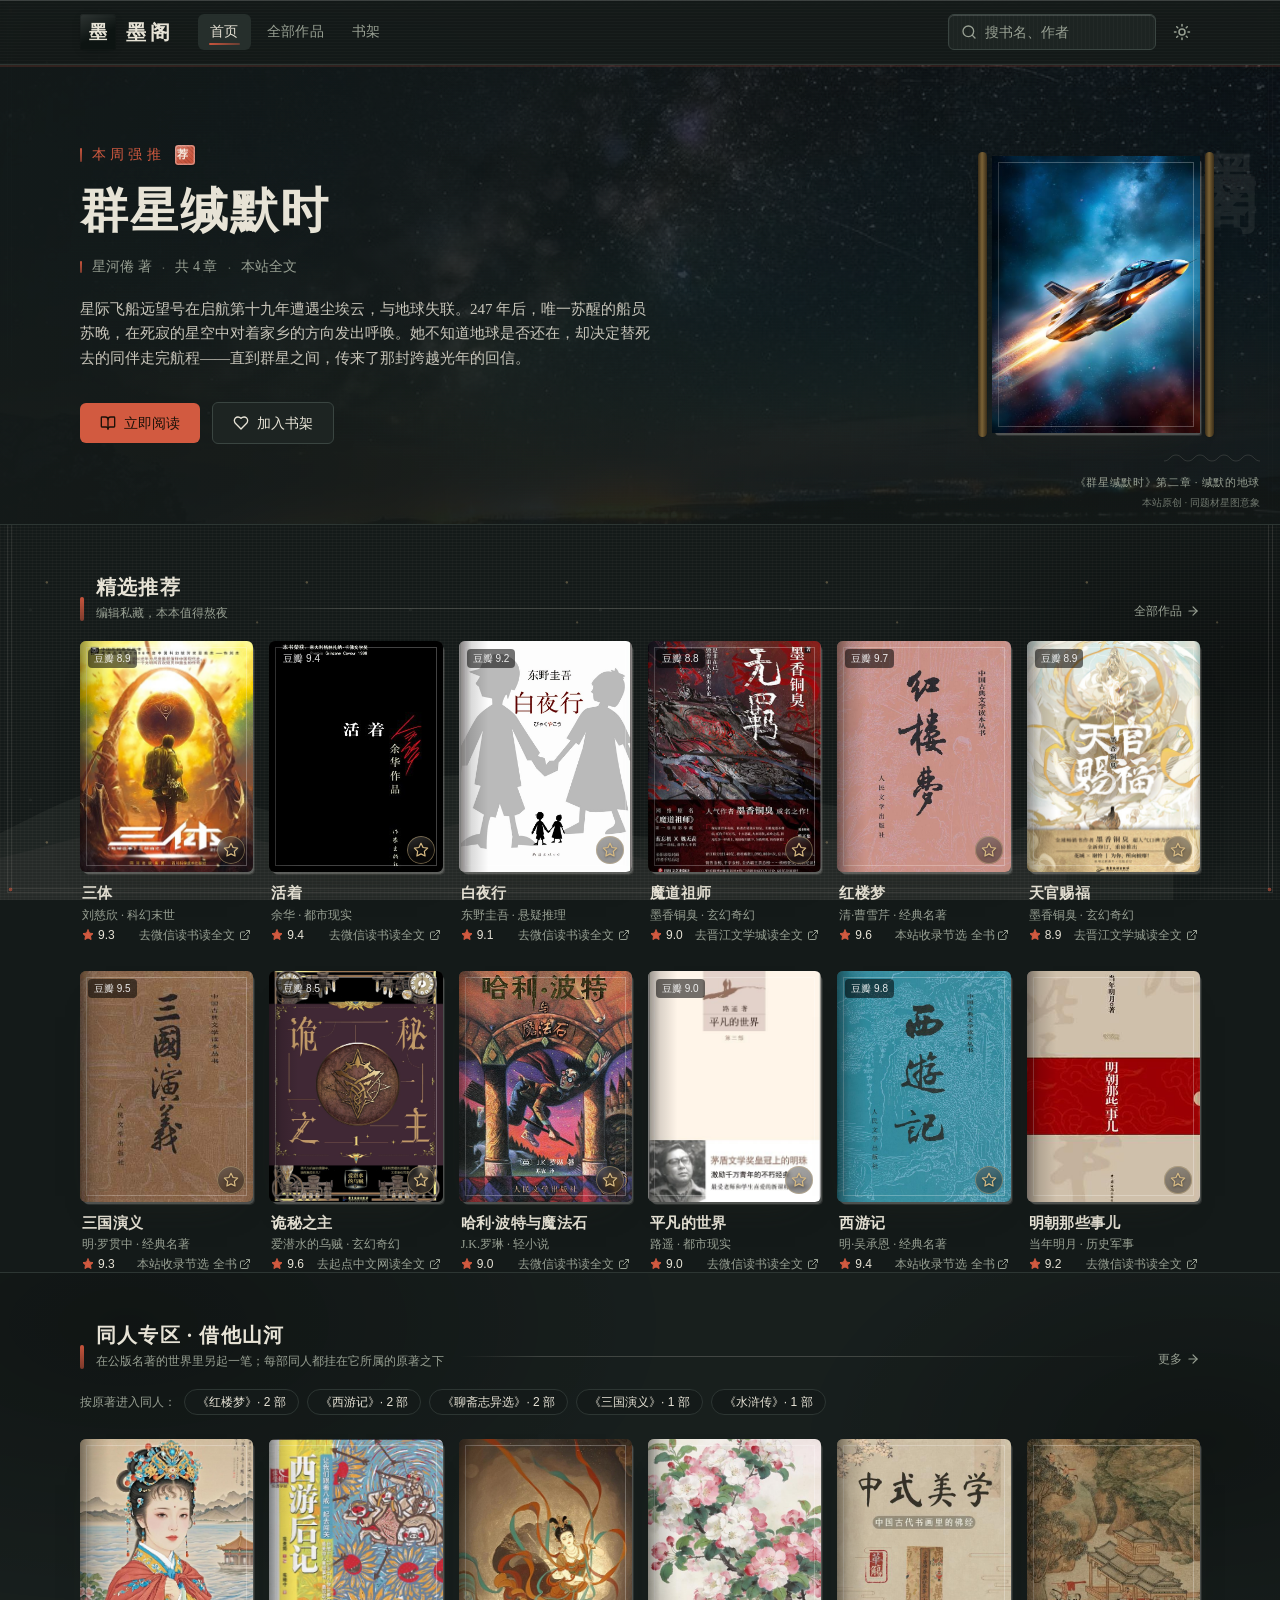
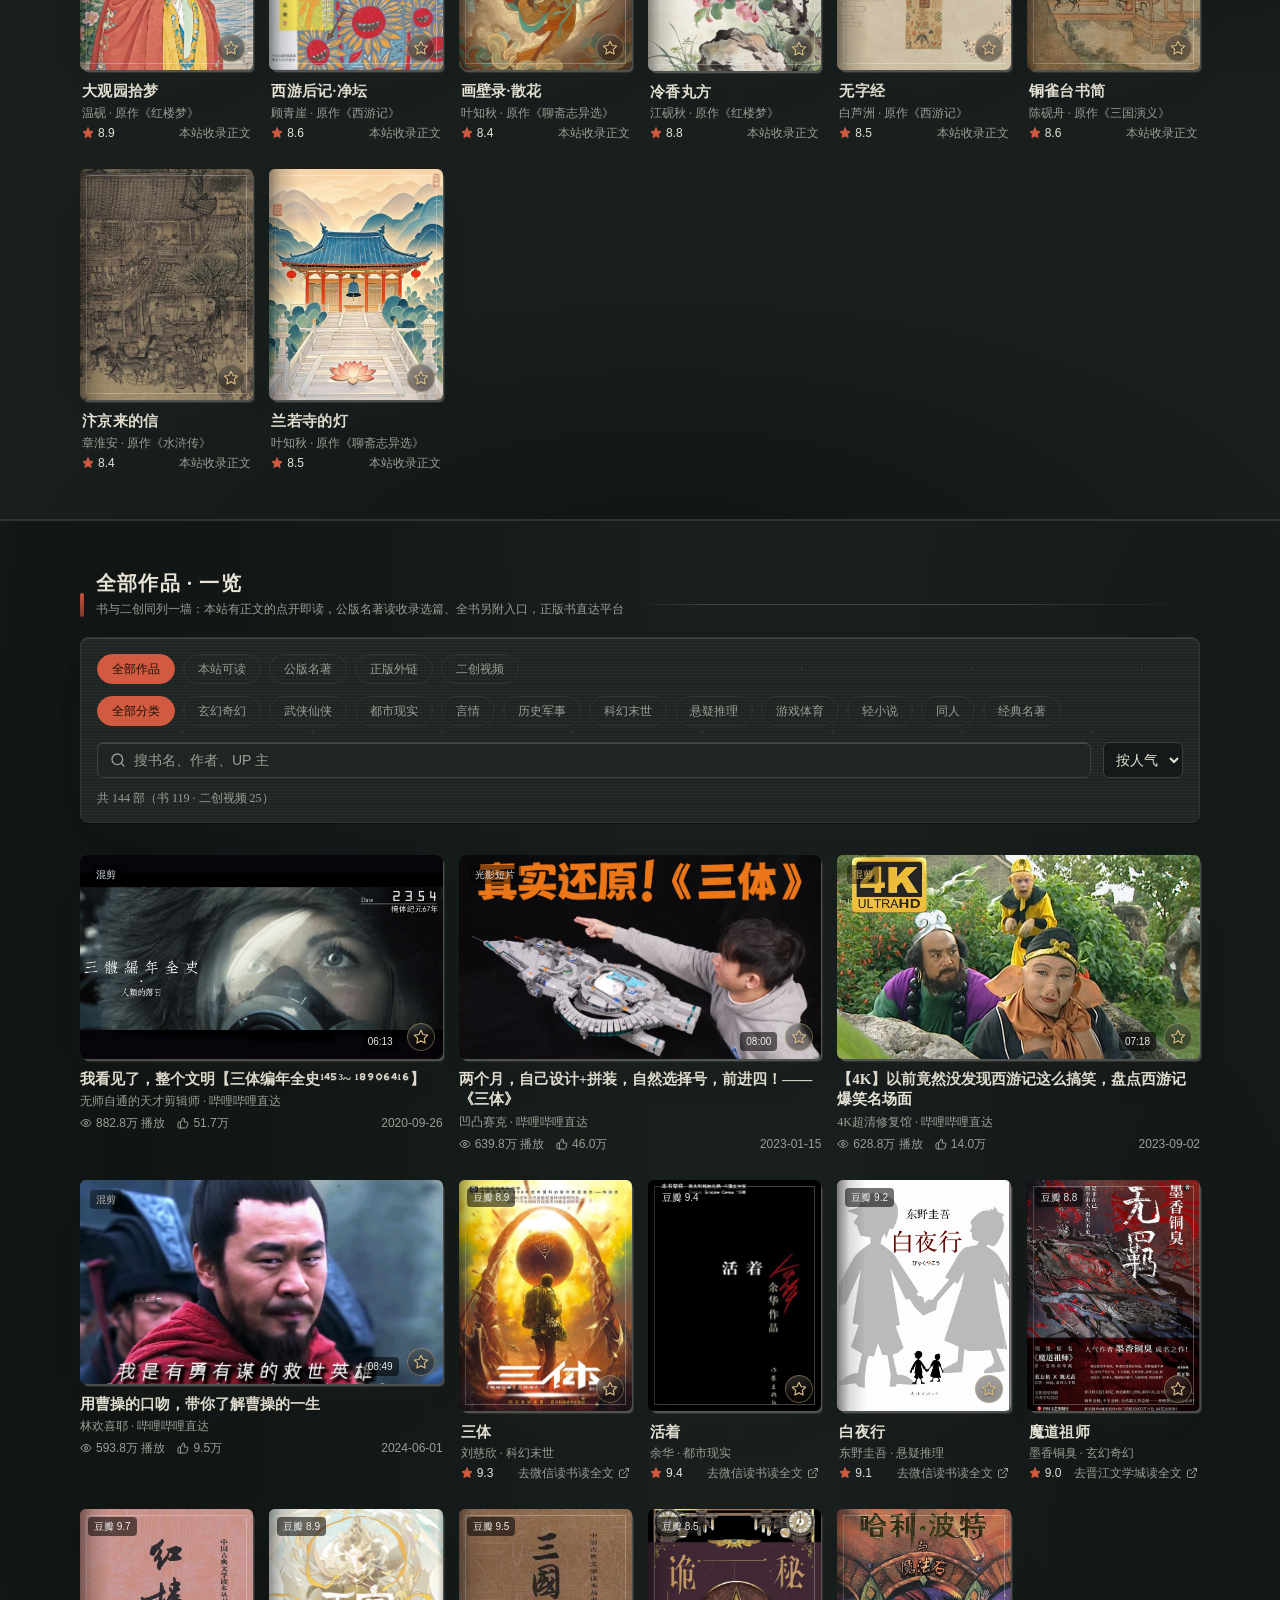
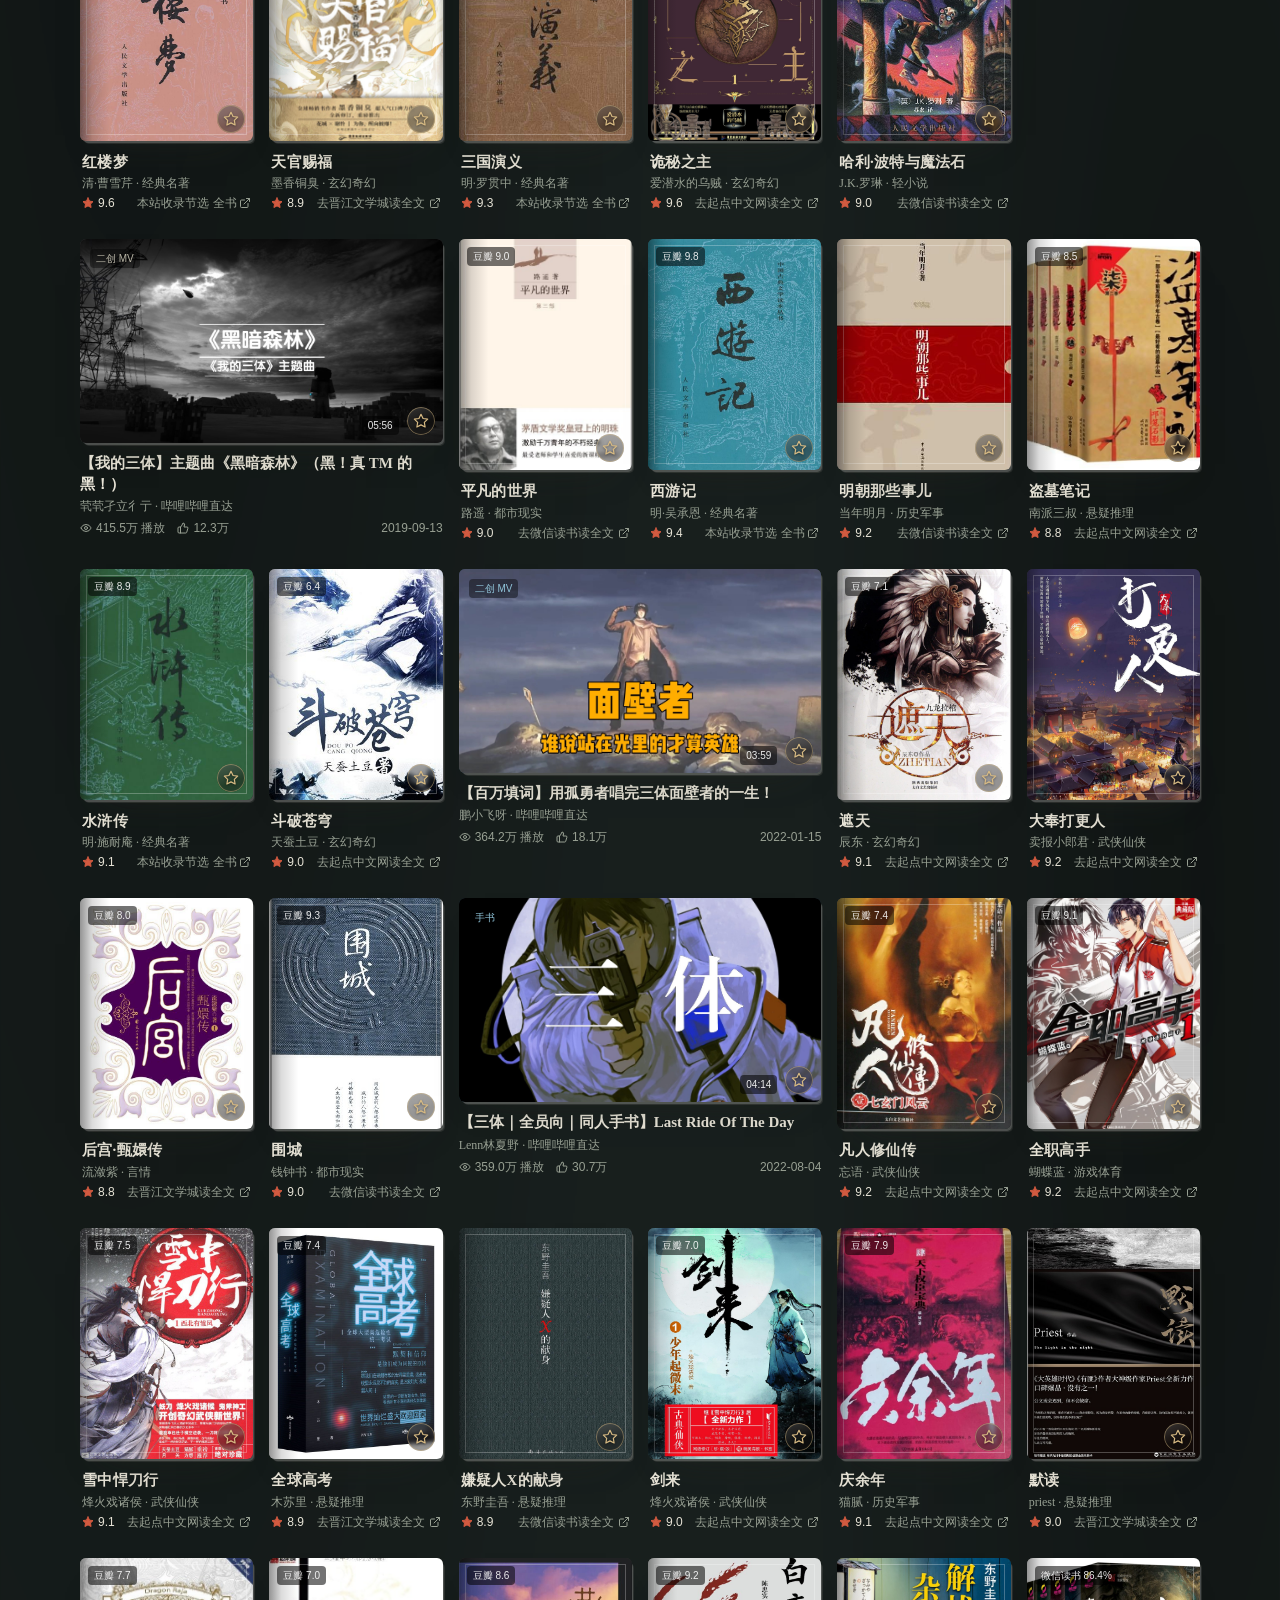
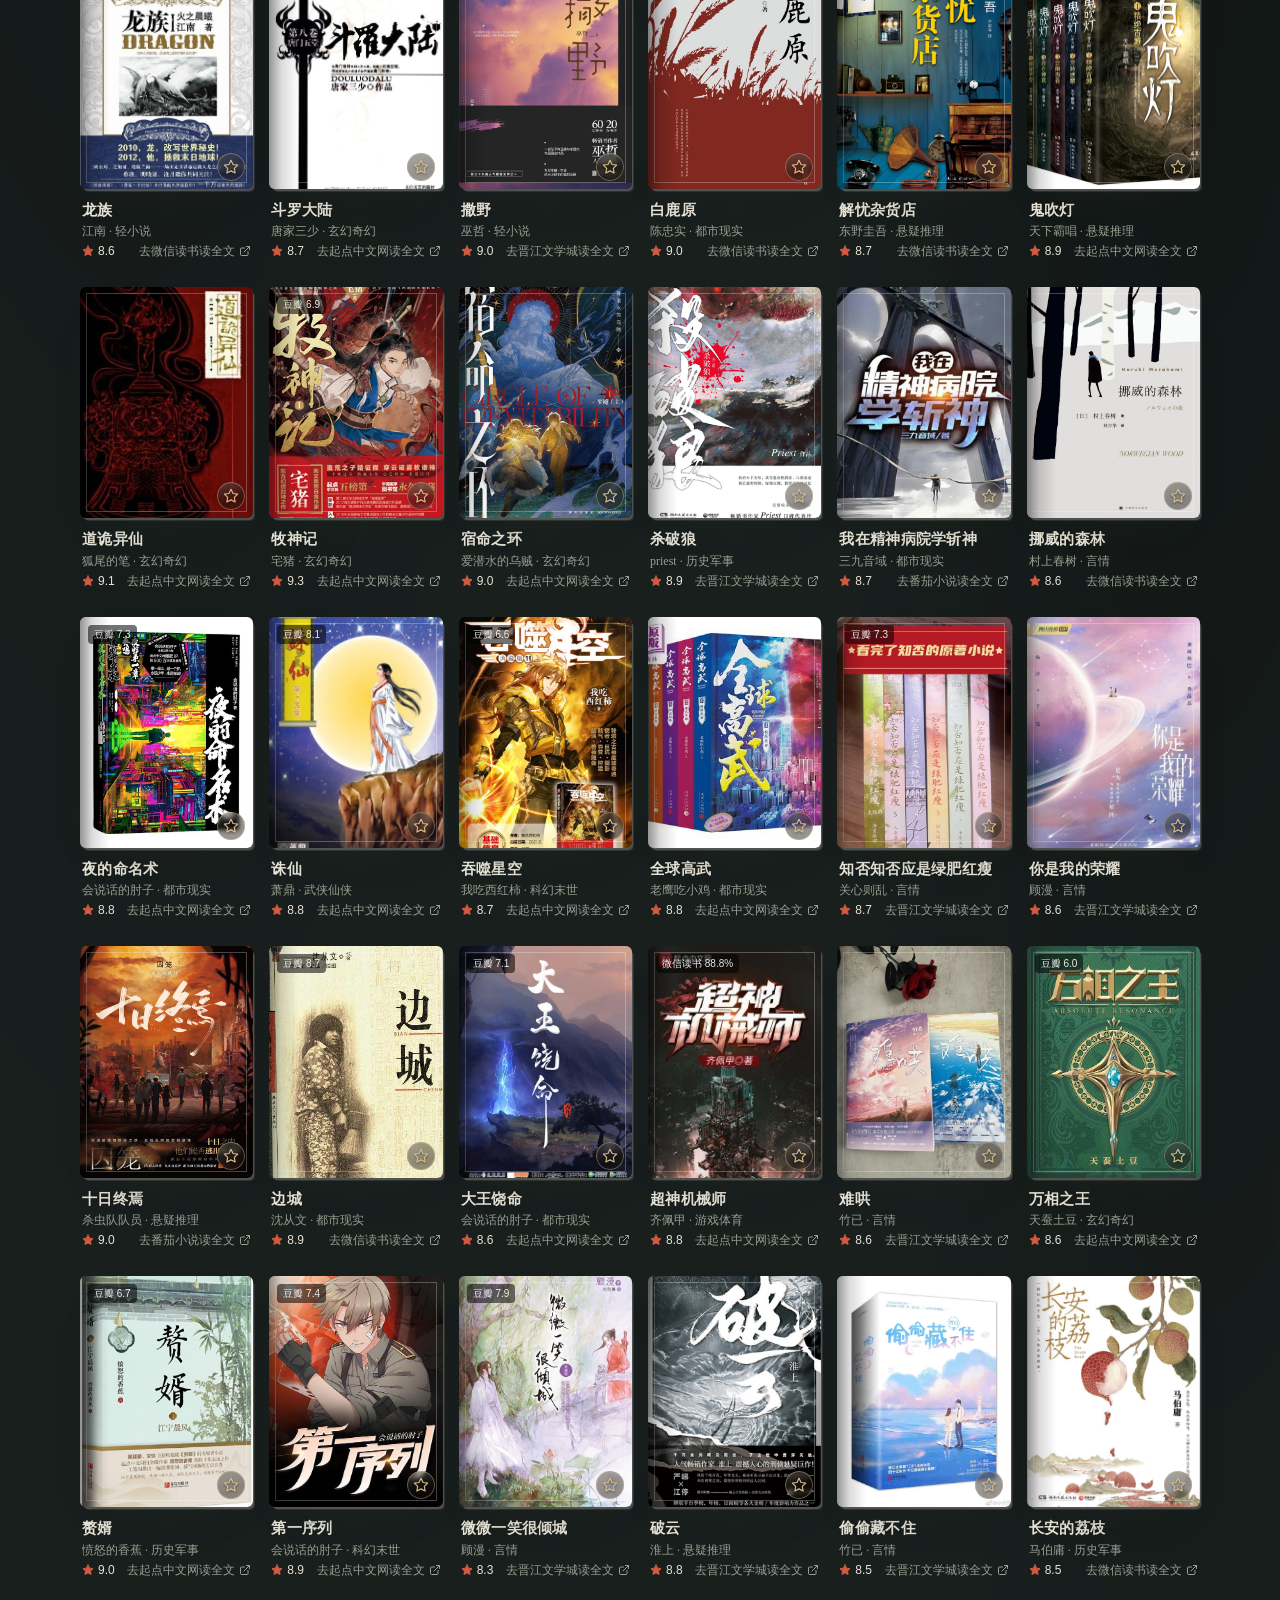
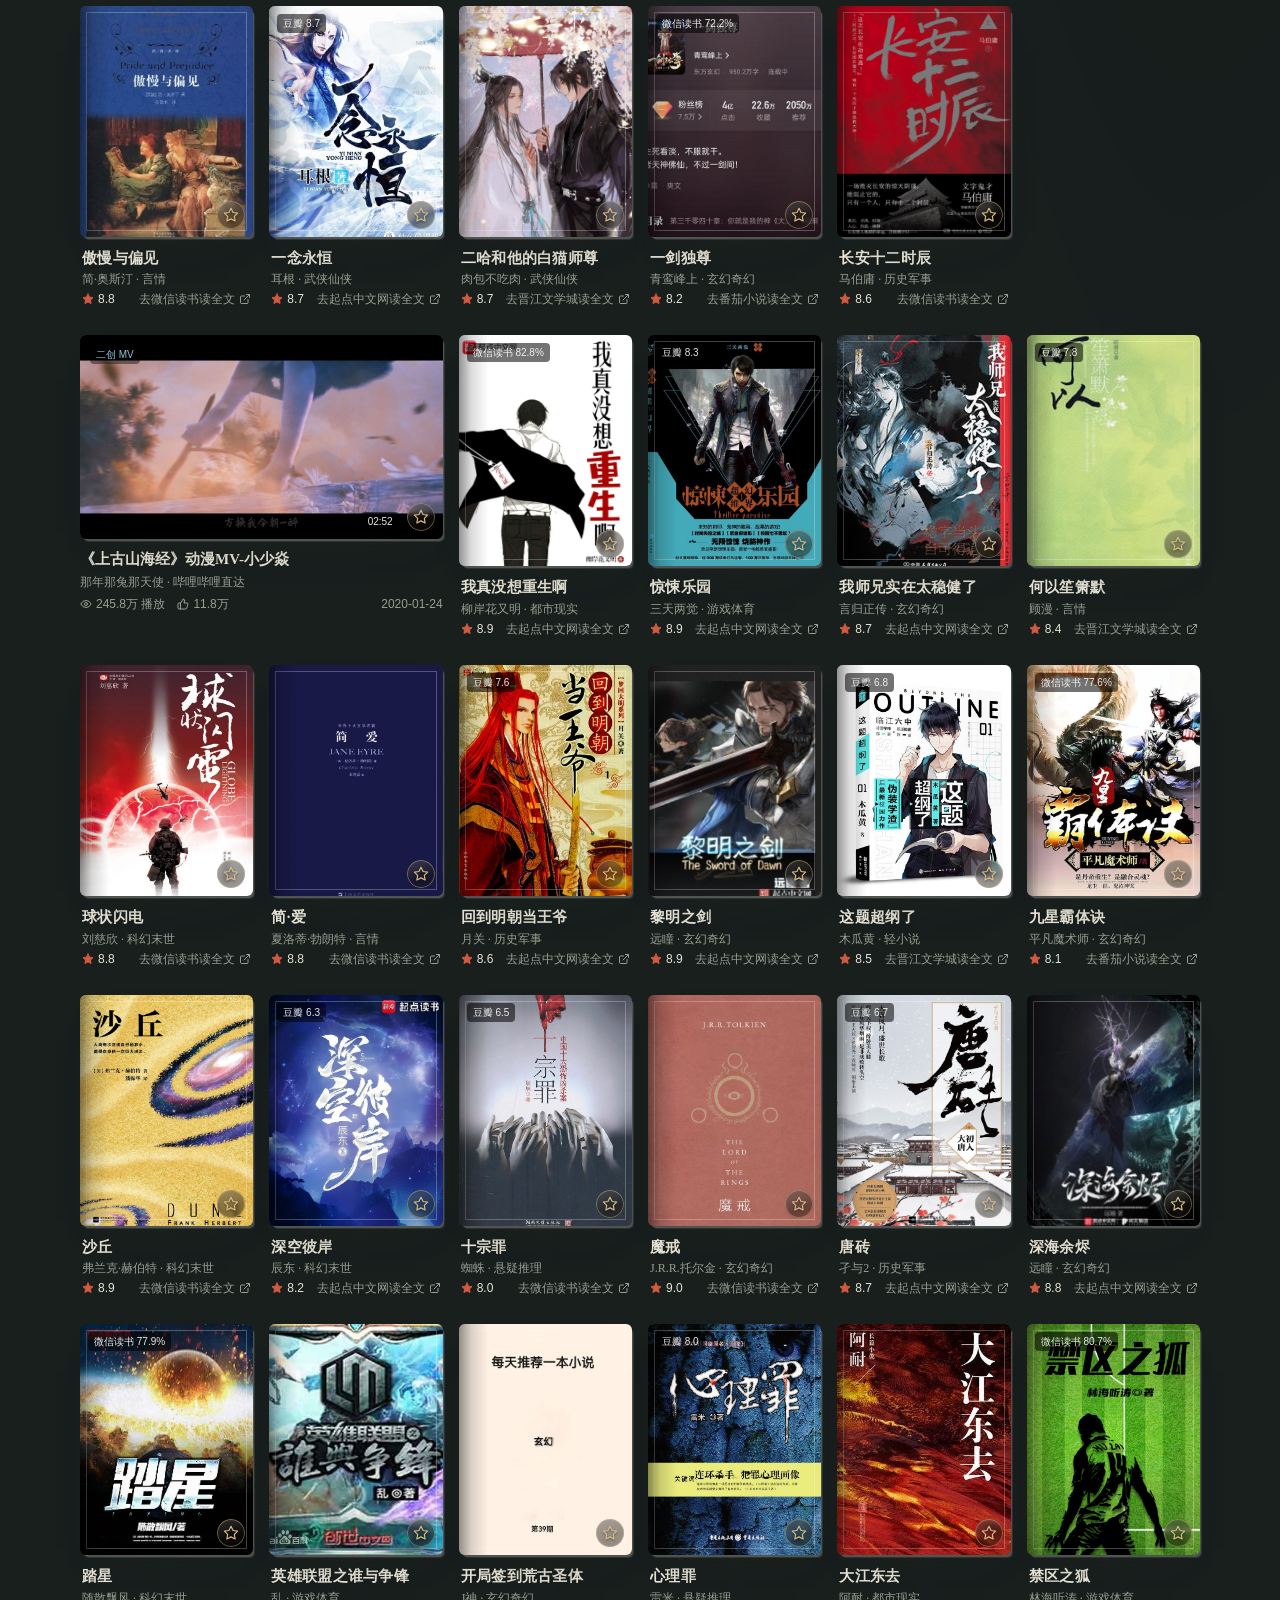
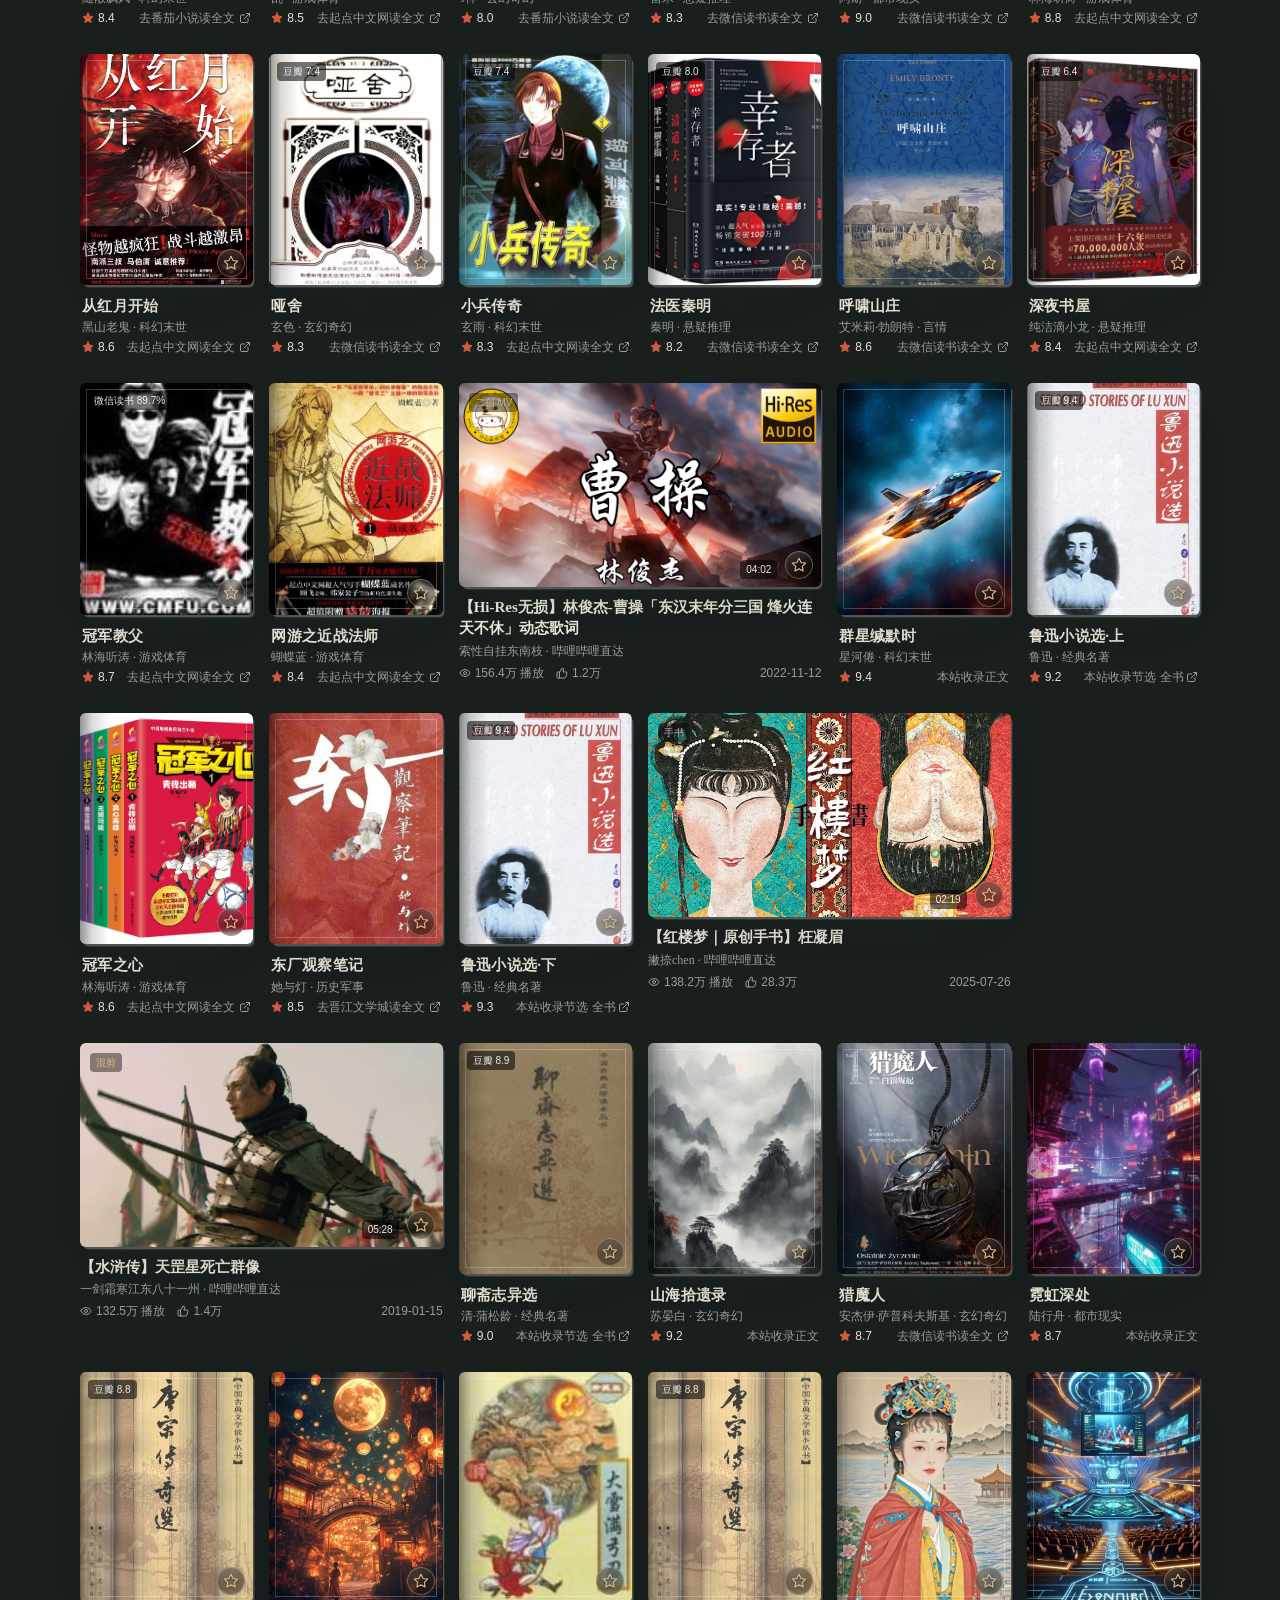
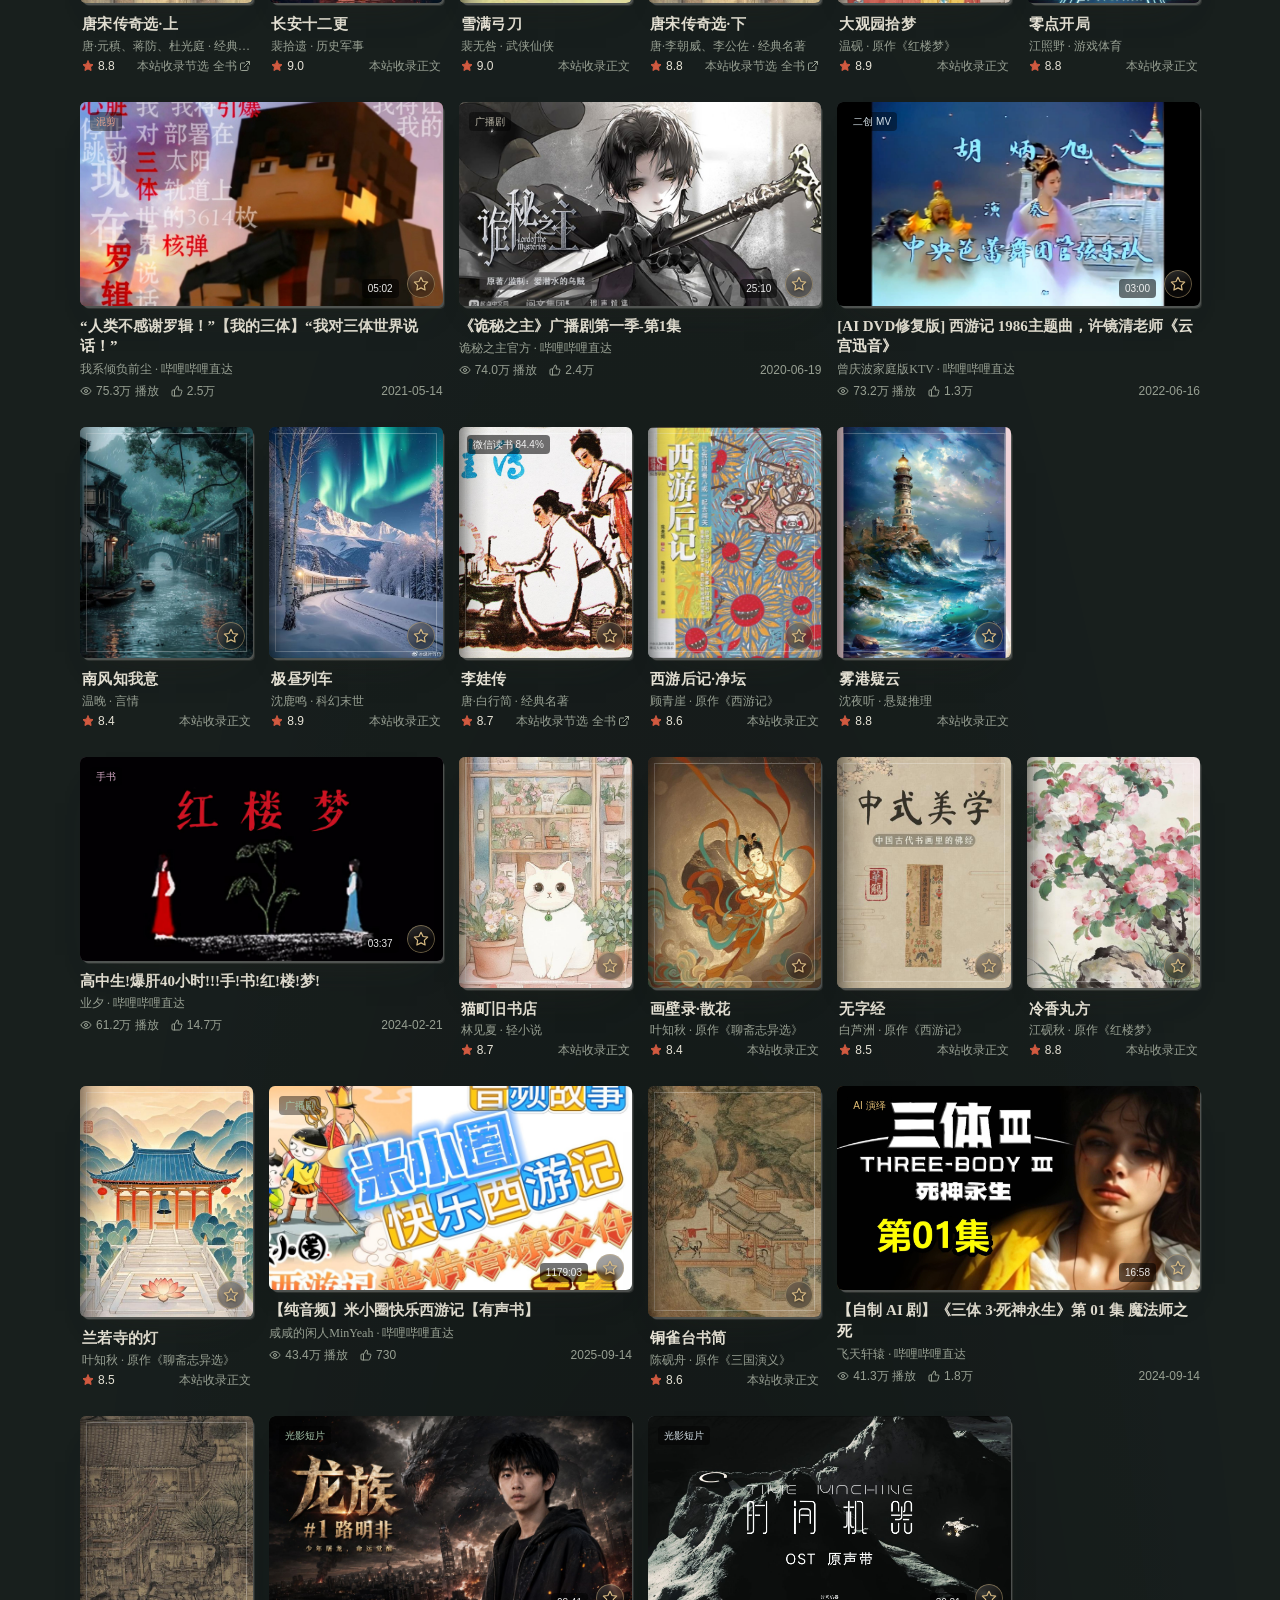
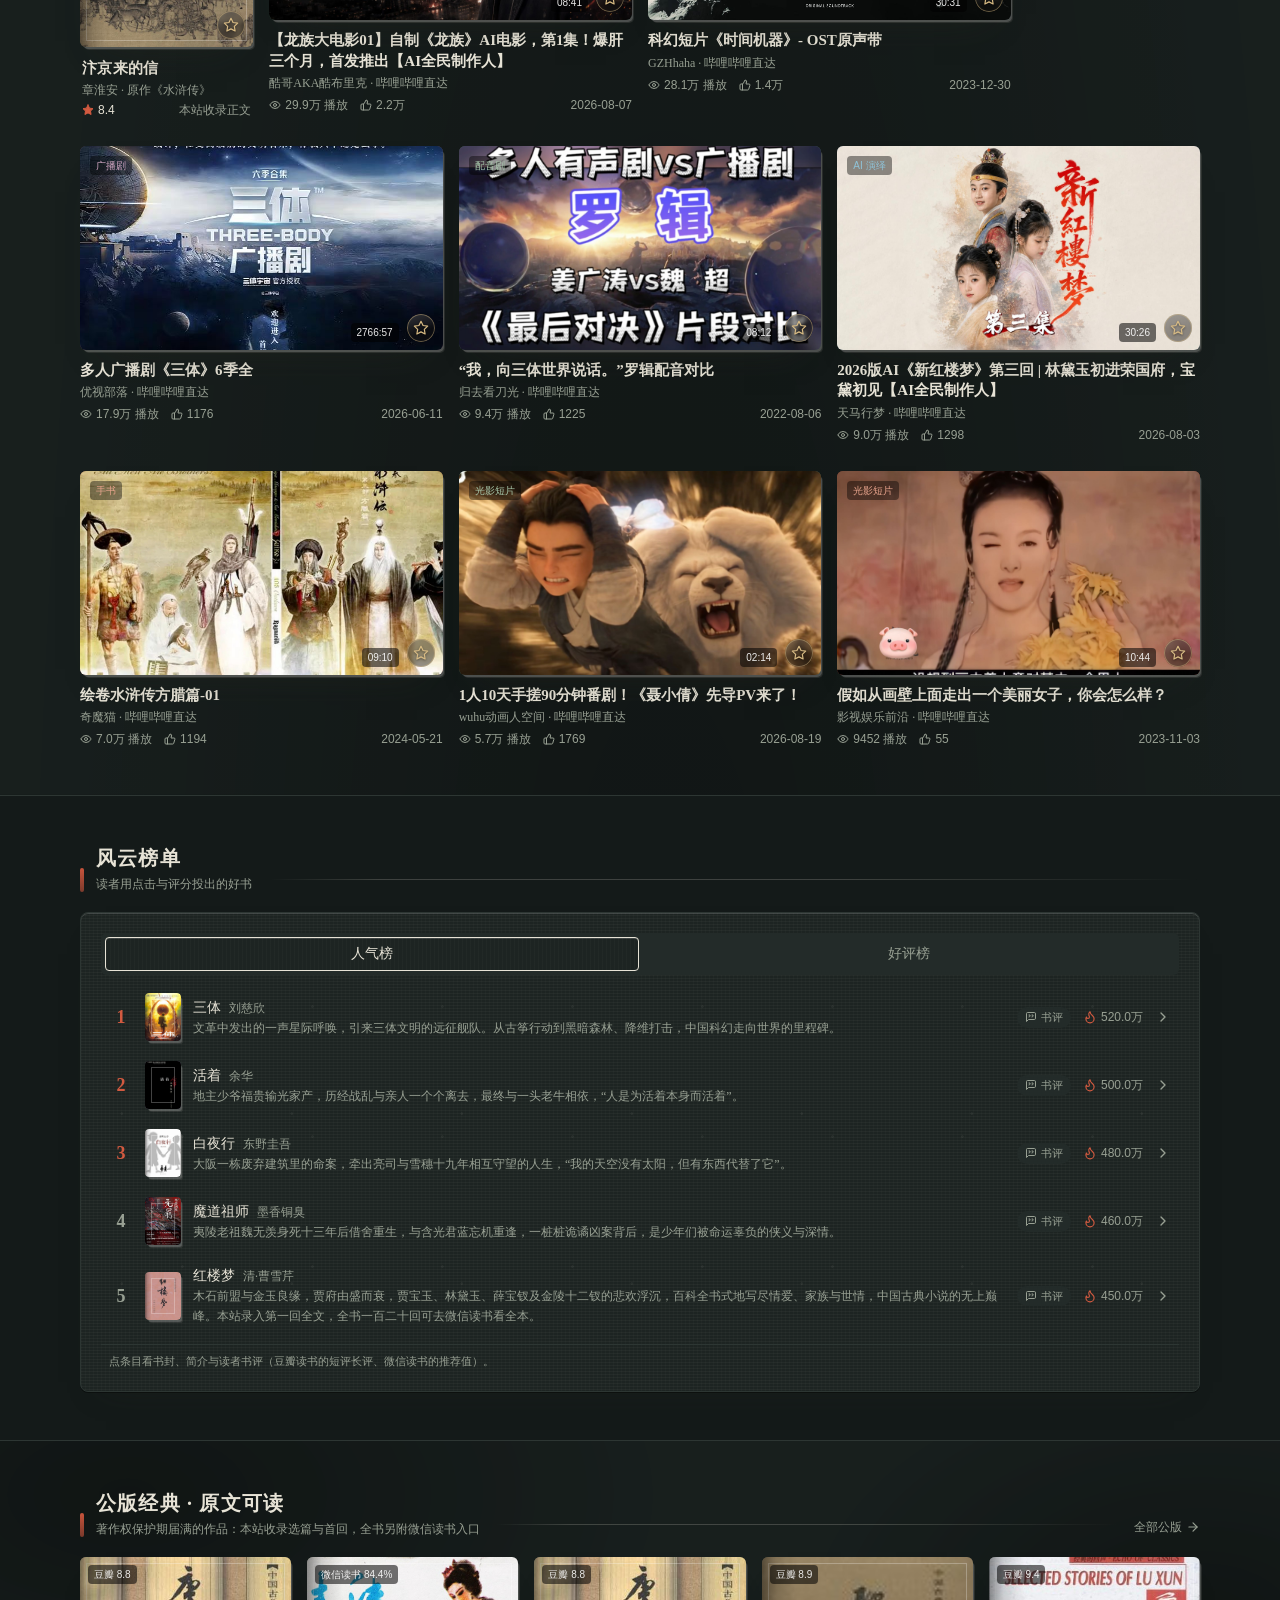
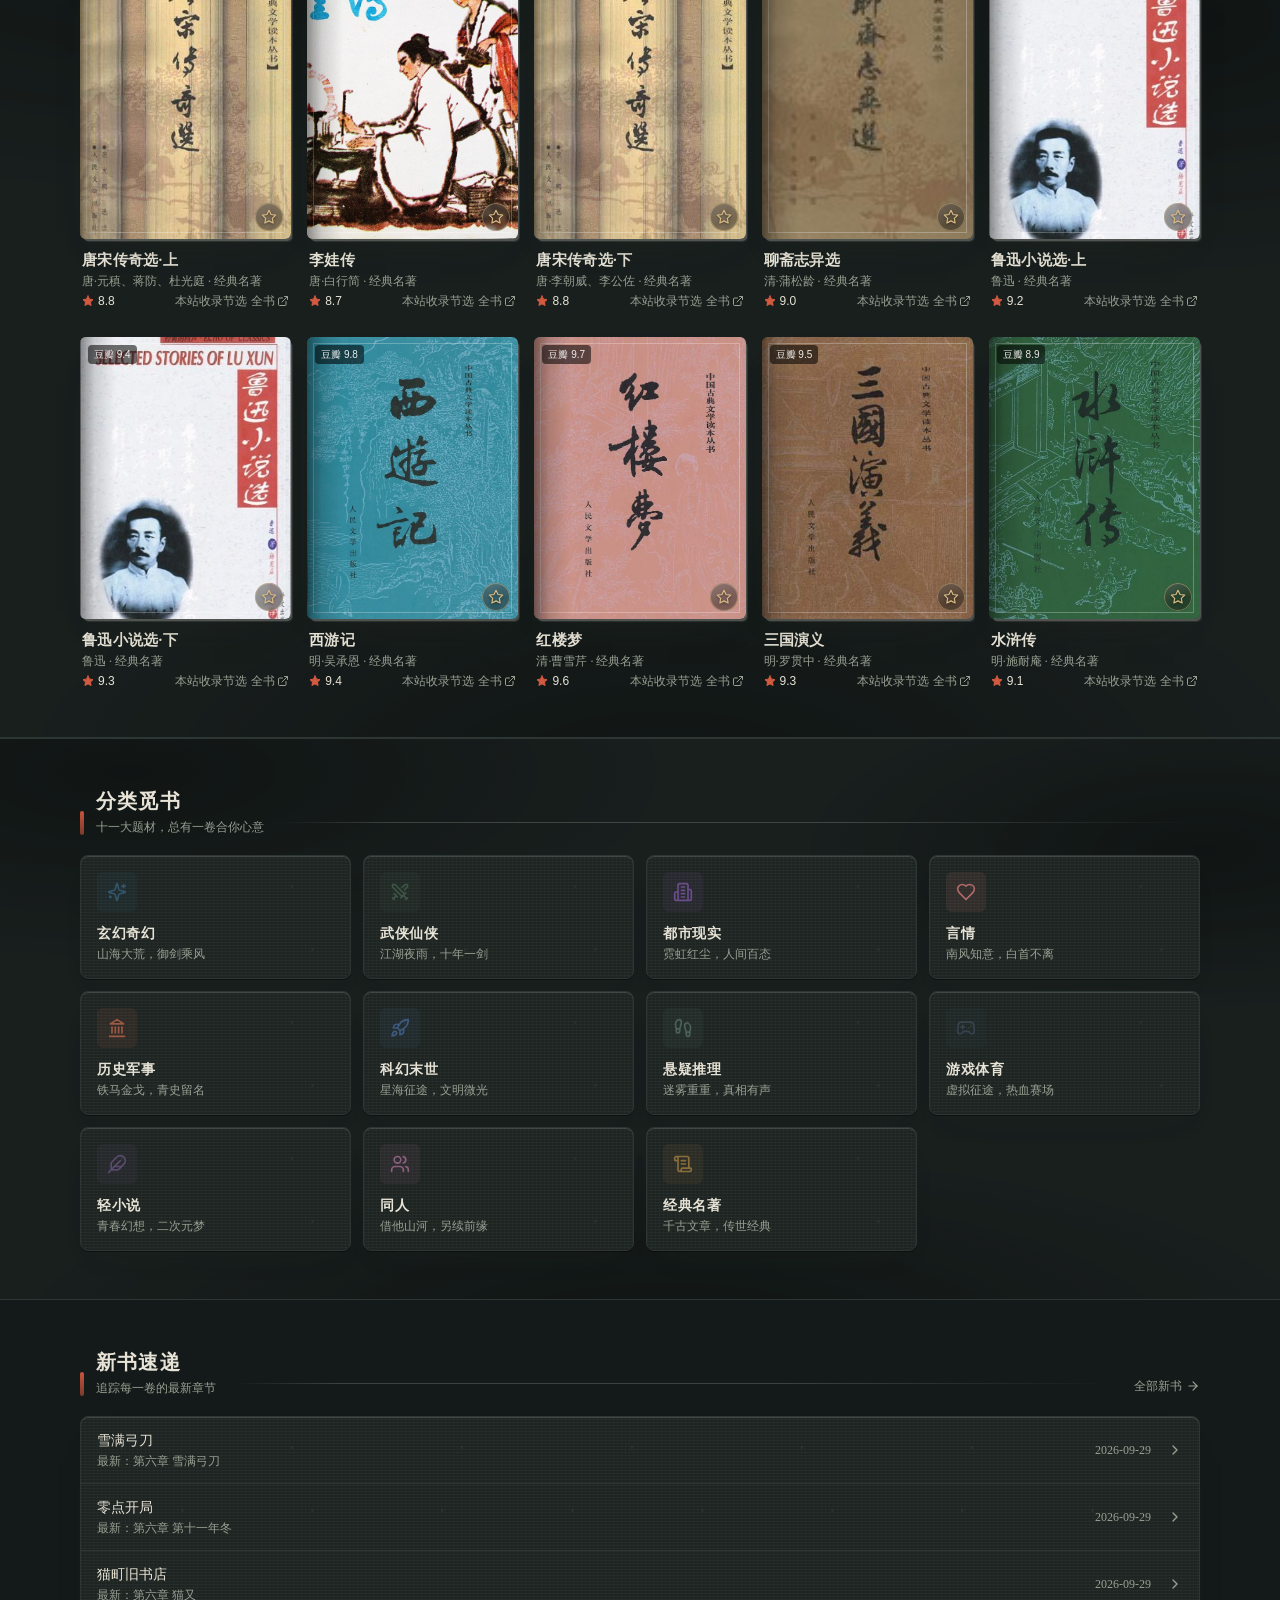
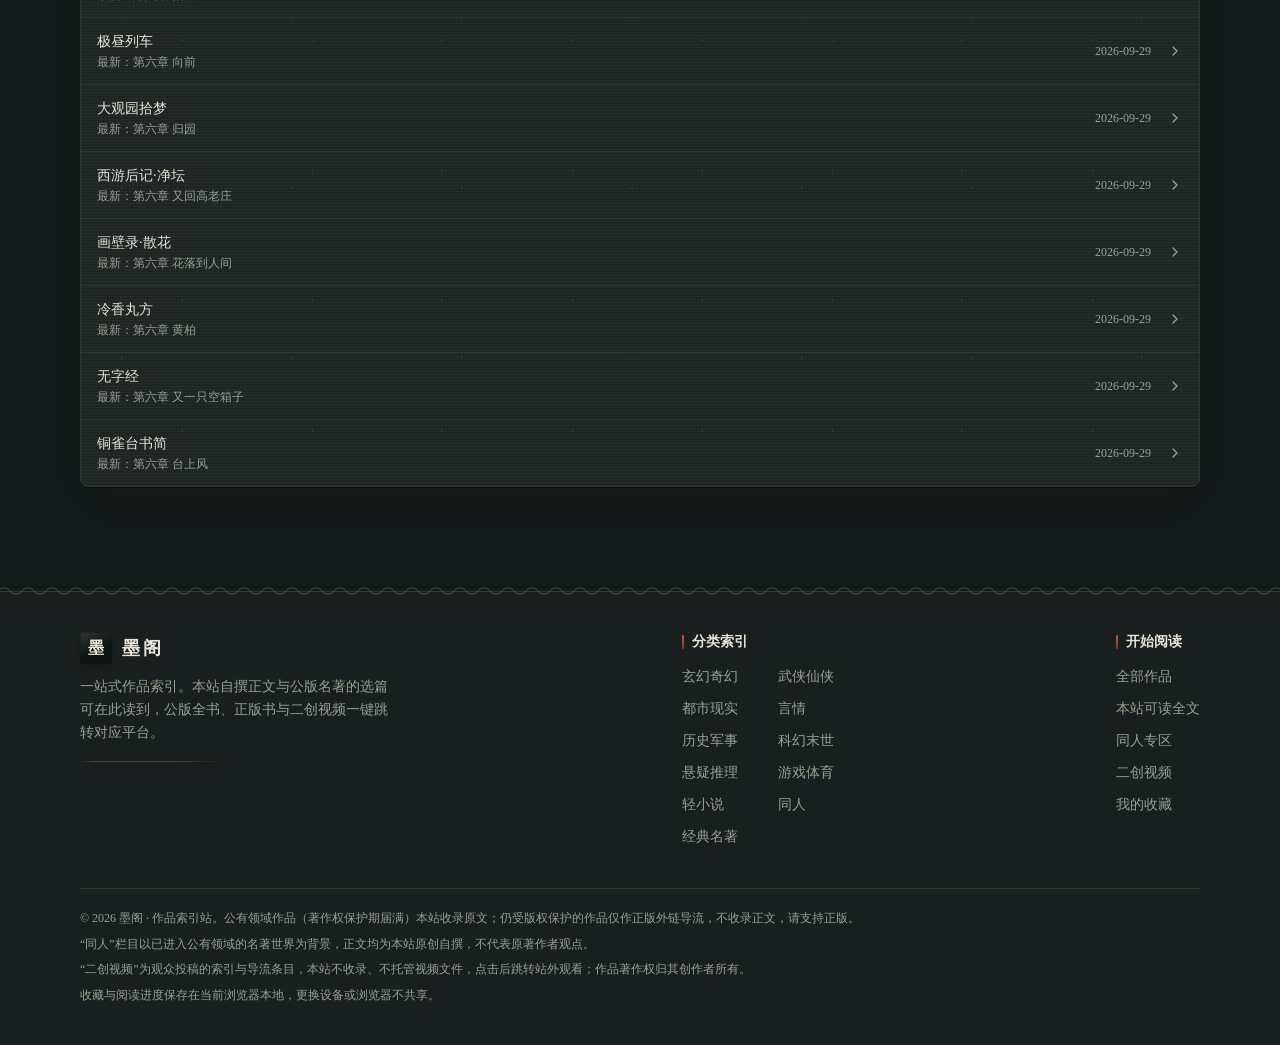
<file: index.html>
<!doctype html>
<html lang="zh-CN">
  <head>
    <meta charset="UTF-8" />
    <meta name="viewport" content="width=device-width, initial-scale=1.0" />
    <title>墨阁 · 一站式网络小说书城</title>
    <meta
      name="description"
      content="墨阁小说：玄幻、都市、言情、科幻、历史、悬疑，好书畅读，书架与阅读进度云端般随身保存。"
    />
    <script type="module" crossorigin src="/assets/index-Be0ays-h.js"></script>
    <link rel="stylesheet" crossorigin href="/assets/index-BjdvARED.css">
  </head>
  <body>
    <div id="root"></div>
  </body>
</html>
</file>
<file: assets/index-BjdvARED.css>
@import"https://miaoda.feishu.cn/fonts/css2?family=Noto+Sans+SC:wght@400;500;700;900&family=Noto+Serif+SC:wght@500;600;700;900&display=swap";/*! tailwindcss v4.3.3 | MIT License | https://tailwindcss.com */@layer properties{@supports (((-webkit-hyphens:none)) and (not (margin-trim:inline))) or ((-moz-orient:inline) and (not (color:rgb(from red r g b)))){*,:before,:after,::backdrop{--tw-translate-x:0;--tw-translate-y:0;--tw-translate-z:0;--tw-scale-x:1;--tw-scale-y:1;--tw-scale-z:1;--tw-rotate-x:initial;--tw-rotate-y:initial;--tw-rotate-z:initial;--tw-skew-x:initial;--tw-skew-y:initial;--tw-pan-x:initial;--tw-pan-y:initial;--tw-pinch-zoom:initial;--tw-scroll-snap-strictness:proximity;--tw-space-y-reverse:0;--tw-space-x-reverse:0;--tw-divide-x-reverse:0;--tw-border-style:solid;--tw-divide-y-reverse:0;--tw-leading:initial;--tw-font-weight:initial;--tw-tracking:initial;--tw-ordinal:initial;--tw-slashed-zero:initial;--tw-numeric-figure:initial;--tw-numeric-spacing:initial;--tw-numeric-fraction:initial;--tw-shadow:0 0 #0000;--tw-shadow-color:initial;--tw-shadow-alpha:100%;--tw-inset-shadow:0 0 #0000;--tw-inset-shadow-color:initial;--tw-inset-shadow-alpha:100%;--tw-ring-color:initial;--tw-ring-shadow:0 0 #0000;--tw-inset-ring-color:initial;--tw-inset-ring-shadow:0 0 #0000;--tw-ring-inset:initial;--tw-ring-offset-width:0px;--tw-ring-offset-color:#fff;--tw-ring-offset-shadow:0 0 #0000;--tw-outline-style:solid;--tw-blur:initial;--tw-brightness:initial;--tw-contrast:initial;--tw-grayscale:initial;--tw-hue-rotate:initial;--tw-invert:initial;--tw-opacity:initial;--tw-saturate:initial;--tw-sepia:initial;--tw-drop-shadow:initial;--tw-drop-shadow-color:initial;--tw-drop-shadow-alpha:100%;--tw-drop-shadow-size:initial;--tw-backdrop-blur:initial;--tw-backdrop-brightness:initial;--tw-backdrop-contrast:initial;--tw-backdrop-grayscale:initial;--tw-backdrop-hue-rotate:initial;--tw-backdrop-invert:initial;--tw-backdrop-opacity:initial;--tw-backdrop-saturate:initial;--tw-backdrop-sepia:initial;--tw-duration:initial;--tw-ease:initial;--tw-contain-size:initial;--tw-contain-layout:initial;--tw-contain-paint:initial;--tw-contain-style:initial;--tw-text-shadow-color:initial;--tw-text-shadow-alpha:100%}}}@layer theme{:root,:host{--font-sans:"Noto Sans SC", "PingFang SC", "Microsoft YaHei", sans-serif;--font-mono:ui-monospace, SFMono-Regular, Menlo, Monaco, Consolas, "Liberation Mono", "Courier New", monospace;--color-red-500:oklch(63.7% .237 25.331);--color-black:#000;--color-white:#fff;--spacing:.25rem;--container-xs:20rem;--container-md:28rem;--container-xl:36rem;--container-2xl:42rem;--container-3xl:48rem;--container-6xl:72rem;--text-xs:.75rem;--text-xs--line-height:calc(1 / .75);--text-sm:.875rem;--text-sm--line-height:calc(1.25 / .875);--text-base:1rem;--text-base--line-height: 1.5 ;--text-lg:1.125rem;--text-lg--line-height:calc(1.75 / 1.125);--text-xl:1.25rem;--text-xl--line-height:calc(1.75 / 1.25);--text-2xl:1.5rem;--text-2xl--line-height:calc(2 / 1.5);--text-3xl:1.875rem;--text-3xl--line-height: 1.2 ;--text-4xl:2.25rem;--text-4xl--line-height:calc(2.5 / 2.25);--text-5xl:3rem;--text-5xl--line-height:1;--text-6xl:3.75rem;--text-6xl--line-height:1;--font-weight-normal:400;--font-weight-medium:500;--font-weight-bold:700;--font-weight-black:900;--tracking-wide:.025em;--tracking-widest:.1em;--leading-tight:1.25;--leading-snug:1.375;--leading-relaxed:1.625;--radius-sm:.25rem;--radius-md:.375rem;--radius-lg:.5rem;--radius-xl:.75rem;--ease-in:cubic-bezier(.4, 0, 1, 1);--ease-out:cubic-bezier(0, 0, .2, 1);--ease-in-out:cubic-bezier(.4, 0, .2, 1);--blur-sm:8px;--aspect-video:16 / 9;--default-transition-duration:.15s;--default-transition-timing-function:cubic-bezier(.4, 0, .2, 1);--default-font-family:"Noto Sans SC", "PingFang SC", "Microsoft YaHei", sans-serif;--default-mono-font-family:var(--font-mono)}}@layer base{*,:after,:before,::backdrop{box-sizing:border-box;border:0 solid;margin:0;padding:0}::file-selector-button{box-sizing:border-box;border:0 solid;margin:0;padding:0}html,:host{-webkit-text-size-adjust:100%;-moz-tab-size:4;tab-size:4;line-height:1.5;font-family:var(--default-font-family,-apple-system, BlinkMacSystemFont, "Segoe UI", Roboto, "Helvetica Neue", "Noto Sans", Arial, sans-serif, "Apple Color Emoji", "Segoe UI Emoji", "Segoe UI Symbol", "Noto Color Emoji");font-feature-settings:var(--default-font-feature-settings,normal);font-variation-settings:var(--default-font-variation-settings,normal);-webkit-tap-highlight-color:transparent}hr{height:0;color:inherit;border-top-width:1px}abbr:where([title]){-webkit-text-decoration:underline dotted;text-decoration:underline dotted}h1,h2,h3,h4,h5,h6{font-size:inherit;font-weight:inherit}a{color:inherit;-webkit-text-decoration:inherit;text-decoration:inherit}b,strong{font-weight:bolder}code,kbd,samp,pre{font-family:var(--default-mono-font-family,ui-monospace, SFMono-Regular, Menlo, Monaco, Consolas, "Liberation Mono", "Courier New", monospace);font-feature-settings:var(--default-mono-font-feature-settings,normal);font-variation-settings:var(--default-mono-font-variation-settings,normal);font-size:1em}small{font-size:80%}sub,sup{vertical-align:baseline;font-size:75%;line-height:0;position:relative}sub{bottom:-.25em}sup{top:-.5em}table{text-indent:0;border-color:inherit;border-collapse:collapse}:-moz-focusring:where(:not(iframe)){outline:auto}progress{vertical-align:baseline}summary{display:list-item}ol,ul,menu{list-style:none}img,svg,video,canvas,audio,iframe,embed,object{vertical-align:middle;display:block}img,video{max-width:100%;height:auto}button,input,select,optgroup,textarea{font:inherit;font-feature-settings:inherit;font-variation-settings:inherit;letter-spacing:inherit;color:inherit;opacity:1;background-color:#0000;border-radius:0}::file-selector-button{font:inherit;font-feature-settings:inherit;font-variation-settings:inherit;letter-spacing:inherit;color:inherit;opacity:1;background-color:#0000;border-radius:0}:where(select:is([multiple],[size])) optgroup{font-weight:bolder}:where(select:is([multiple],[size])) optgroup option{padding-inline-start:20px}::file-selector-button{margin-inline-end:4px}::placeholder{opacity:1}@supports (not ((-webkit-appearance:-apple-pay-button))) or (contain-intrinsic-size:1px){::placeholder{color:currentColor}@supports (color:color-mix(in lab,red,red)){::placeholder{color:color-mix(in oklab,currentcolor 50%,transparent)}}}textarea{resize:vertical}::-webkit-search-decoration{-webkit-appearance:none}::-webkit-date-and-time-value{min-height:1lh;text-align:inherit}::-webkit-datetime-edit{display:inline-flex}::-webkit-datetime-edit-fields-wrapper{padding:0}::-webkit-datetime-edit{padding-block:0}::-webkit-datetime-edit-year-field{padding-block:0}::-webkit-datetime-edit-month-field{padding-block:0}::-webkit-datetime-edit-day-field{padding-block:0}::-webkit-datetime-edit-hour-field{padding-block:0}::-webkit-datetime-edit-minute-field{padding-block:0}::-webkit-datetime-edit-second-field{padding-block:0}::-webkit-datetime-edit-millisecond-field{padding-block:0}::-webkit-datetime-edit-meridiem-field{padding-block:0}::-webkit-calendar-picker-indicator{line-height:1}:-moz-ui-invalid{box-shadow:none}button,input:where([type=button],[type=reset],[type=submit]){-webkit-appearance:button;-moz-appearance:button;appearance:button}::file-selector-button{-webkit-appearance:button;-moz-appearance:button;appearance:button}::-webkit-inner-spin-button{height:auto}::-webkit-outer-spin-button{height:auto}[hidden]:where(:not([hidden=until-found])){display:none!important}}@layer components;@layer utilities{.\@container,.\@container-\[inline-size\]{container-type:inline-size}.\@container-size{container-type:size}.pointer-events-auto{pointer-events:auto}.pointer-events-none{pointer-events:none}.collapse{visibility:collapse}.invisible{visibility:hidden}.visible{visibility:visible}.sr-only{clip-path:inset(50%);white-space:nowrap;border-width:0;width:1px;height:1px;margin:-1px;padding:0;position:absolute;overflow:hidden}.not-sr-only{clip-path:none;white-space:normal;width:auto;height:auto;margin:0;padding:0;position:static;overflow:visible}.\!absolute{position:absolute!important}.absolute{position:absolute}.fixed{position:fixed}.relative{position:relative}.static{position:static}.sticky{position:sticky}.inset-0{top:0;right:0;bottom:0;left:0}.inset-1\.5{inset:calc(var(--spacing) * 1.5)}.inset-\[9px\]{top:9px;right:9px;bottom:9px;left:9px}.inset-x-0{inset-inline:0}.inset-y-0{inset-block:0}.inset-y-1\.5{inset-block:calc(var(--spacing) * 1.5)}.-top-2{top:calc(var(--spacing) * -2)}.top-0{top:0}.top-1\/2{top:50%}.top-2{top:calc(var(--spacing) * 2)}.top-2\.5{top:calc(var(--spacing) * 2.5)}.top-3{top:calc(var(--spacing) * 3)}.top-10{top:calc(var(--spacing) * 10)}.right-0{right:0}.right-2{right:calc(var(--spacing) * 2)}.right-3{right:calc(var(--spacing) * 3)}.right-6{right:calc(var(--spacing) * 6)}.right-11{right:calc(var(--spacing) * 11)}.bottom-2{bottom:calc(var(--spacing) * 2)}.left-0{left:0}.left-1\/2{left:50%}.left-2{left:calc(var(--spacing) * 2)}.left-2\.5{left:calc(var(--spacing) * 2.5)}.isolate{isolation:isolate}.isolation-auto{isolation:auto}.z-10{z-index:10}.z-20{z-index:20}.z-40{z-index:40}.z-50{z-index:50}.order-0,.order-none{order:0}.col-span-2{grid-column:span 2/span 2}.float-end{float:inline-end}.float-left{float:left}.float-none{float:none}.float-right{float:right}.float-start{float:inline-start}.clear-both{clear:both}.clear-end{clear:inline-end}.clear-left{clear:left}.clear-none{clear:none}.clear-right{clear:right}.clear-start{clear:inline-start}.\!container{width:100%!important}@media(min-width:40rem){.\!container{max-width:40rem!important}}@media(min-width:48rem){.\!container{max-width:48rem!important}}@media(min-width:64rem){.\!container{max-width:64rem!important}}@media(min-width:80rem){.\!container{max-width:80rem!important}}@media(min-width:96rem){.\!container{max-width:96rem!important}}.container{width:100%}@media(min-width:40rem){.container{max-width:40rem}}@media(min-width:48rem){.container{max-width:48rem}}@media(min-width:64rem){.container{max-width:64rem}}@media(min-width:80rem){.container{max-width:80rem}}@media(min-width:96rem){.container{max-width:96rem}}.container\!{width:100%!important}@media(min-width:40rem){.container\!{max-width:40rem!important}}@media(min-width:48rem){.container\!{max-width:48rem!important}}@media(min-width:64rem){.container\!{max-width:64rem!important}}@media(min-width:80rem){.container\!{max-width:80rem!important}}@media(min-width:96rem){.container\!{max-width:96rem!important}}.m-2{margin:calc(var(--spacing) * 2)}.mx-2{margin-inline:calc(var(--spacing) * 2)}.mx-auto{margin-inline:auto}.mt-0\.5{margin-top:calc(var(--spacing) * .5)}.mt-1{margin-top:var(--spacing)}.mt-1\.5{margin-top:calc(var(--spacing) * 1.5)}.mt-2{margin-top:calc(var(--spacing) * 2)}.mt-2\.5{margin-top:calc(var(--spacing) * 2.5)}.mt-3{margin-top:calc(var(--spacing) * 3)}.mt-4{margin-top:calc(var(--spacing) * 4)}.mt-5{margin-top:calc(var(--spacing) * 5)}.mt-6{margin-top:calc(var(--spacing) * 6)}.mt-8{margin-top:calc(var(--spacing) * 8)}.mt-10{margin-top:calc(var(--spacing) * 10)}.mt-12{margin-top:calc(var(--spacing) * 12)}.mt-14{margin-top:calc(var(--spacing) * 14)}.mt-\[16px\]{margin-top:16px}.mt-auto{margin-top:auto}.mr-1{margin-right:var(--spacing)}.mr-2{margin-right:calc(var(--spacing) * 2)}.mb-1{margin-bottom:var(--spacing)}.mb-2{margin-bottom:calc(var(--spacing) * 2)}.mb-2\.5{margin-bottom:calc(var(--spacing) * 2.5)}.mb-3{margin-bottom:calc(var(--spacing) * 3)}.mb-4{margin-bottom:calc(var(--spacing) * 4)}.mb-5{margin-bottom:calc(var(--spacing) * 5)}.mb-6{margin-bottom:calc(var(--spacing) * 6)}.ml-2{margin-left:calc(var(--spacing) * 2)}.ml-auto{margin-left:auto}.box-border{box-sizing:border-box}.box-content{box-sizing:content-box}.line-clamp-1{-webkit-line-clamp:1;-webkit-box-orient:vertical;display:-webkit-box;overflow:hidden}.line-clamp-2{-webkit-line-clamp:2;-webkit-box-orient:vertical;display:-webkit-box;overflow:hidden}.line-clamp-4{-webkit-line-clamp:4;-webkit-box-orient:vertical;display:-webkit-box;overflow:hidden}.block{display:block}.contents{display:contents}.flex{display:flex}.flow-root{display:flow-root}.grid{display:grid}.hidden{display:none}.inline{display:inline}.inline-block{display:inline-block}.inline-flex{display:inline-flex}.inline-grid{display:inline-grid}.inline-table{display:inline-table}.list-item{display:list-item}.table{display:table}.table-caption{display:table-caption}.table-cell{display:table-cell}.table-column{display:table-column}.table-column-group{display:table-column-group}.table-footer-group{display:table-footer-group}.table-header-group{display:table-header-group}.table-row{display:table-row}.table-row-group{display:table-row-group}.field-sizing-content{field-sizing:content}.field-sizing-fixed{field-sizing:fixed}.aspect-\[3\/4\]{aspect-ratio:3/4}.aspect-video{aspect-ratio:var(--aspect-video)}.size-auto{width:auto;height:auto}.h-1\.5{height:calc(var(--spacing) * 1.5)}.h-3{height:calc(var(--spacing) * 3)}.h-3\.5{height:calc(var(--spacing) * 3.5)}.h-4{height:calc(var(--spacing) * 4)}.h-5{height:calc(var(--spacing) * 5)}.h-6{height:calc(var(--spacing) * 6)}.h-7{height:calc(var(--spacing) * 7)}.h-8{height:calc(var(--spacing) * 8)}.h-9{height:calc(var(--spacing) * 9)}.h-10{height:calc(var(--spacing) * 10)}.h-11{height:calc(var(--spacing) * 11)}.h-12{height:calc(var(--spacing) * 12)}.h-14{height:calc(var(--spacing) * 14)}.h-16{height:calc(var(--spacing) * 16)}.h-\[18px\]{height:18px}.h-auto{height:auto}.h-full{height:100%}.h-lh{height:1lh}.h-px{height:1px}.h-screen{height:100vh}.max-h-\[92vh\]{max-height:92vh}.max-h-full{max-height:100%}.max-h-lh{max-height:1lh}.max-h-none{max-height:none}.max-h-screen{max-height:100vh}.min-h-0{min-height:0}.min-h-auto{min-height:auto}.min-h-lh{min-height:1lh}.min-h-screen{min-height:100vh}.w-0\.5{width:calc(var(--spacing) * .5)}.w-1{width:var(--spacing)}.w-1\/2{width:50%}.w-2{width:calc(var(--spacing) * 2)}.w-3{width:calc(var(--spacing) * 3)}.w-3\.5{width:calc(var(--spacing) * 3.5)}.w-4{width:calc(var(--spacing) * 4)}.w-5{width:calc(var(--spacing) * 5)}.w-6{width:calc(var(--spacing) * 6)}.w-7{width:calc(var(--spacing) * 7)}.w-8{width:calc(var(--spacing) * 8)}.w-9{width:calc(var(--spacing) * 9)}.w-10{width:calc(var(--spacing) * 10)}.w-11{width:calc(var(--spacing) * 11)}.w-12{width:calc(var(--spacing) * 12)}.w-14{width:calc(var(--spacing) * 14)}.w-16{width:calc(var(--spacing) * 16)}.w-20{width:calc(var(--spacing) * 20)}.w-24{width:calc(var(--spacing) * 24)}.w-32{width:calc(var(--spacing) * 32)}.w-36{width:calc(var(--spacing) * 36)}.w-40{width:calc(var(--spacing) * 40)}.w-44{width:calc(var(--spacing) * 44)}.w-52{width:calc(var(--spacing) * 52)}.w-72{width:calc(var(--spacing) * 72)}.w-80{width:calc(var(--spacing) * 80)}.w-\[18px\]{width:18px}.w-auto{width:auto}.w-full{width:100%}.w-screen{width:100vw}.max-w-2xl{max-width:var(--container-2xl)}.max-w-3xl{max-width:var(--container-3xl)}.max-w-6xl{max-width:var(--container-6xl)}.max-w-full{max-width:100%}.max-w-md{max-width:var(--container-md)}.max-w-none{max-width:none}.max-w-screen{max-width:100vw}.max-w-xl{max-width:var(--container-xl)}.max-w-xs{max-width:var(--container-xs)}.min-w-0{min-width:0}.min-w-auto{min-width:auto}.min-w-screen{min-width:100vw}.flex-1{flex:1}.flex-auto{flex:auto}.flex-initial{flex:0 auto}.flex-none{flex:none}.flex-shrink,.shrink{flex-shrink:1}.shrink-0{flex-shrink:0}.flex-grow,.grow{flex-grow:1}.basis-auto{flex-basis:auto}.basis-full{flex-basis:100%}.table-auto{table-layout:auto}.table-fixed{table-layout:fixed}.caption-bottom{caption-side:bottom}.caption-top{caption-side:top}.border-collapse{border-collapse:collapse}.border-separate{border-collapse:separate}.-translate-full{--tw-translate-x:-100%;--tw-translate-y:-100%;translate:var(--tw-translate-x) var(--tw-translate-y)}.translate-full{--tw-translate-x:100%;--tw-translate-y:100%;translate:var(--tw-translate-x) var(--tw-translate-y)}.-translate-x-1\/2{--tw-translate-x: -50% ;translate:var(--tw-translate-x) var(--tw-translate-y)}.-translate-y-1\/2{--tw-translate-y: -50% ;translate:var(--tw-translate-x) var(--tw-translate-y)}.translate-3d{translate:var(--tw-translate-x) var(--tw-translate-y) var(--tw-translate-z)}.translate-none{translate:none}.scale-3d{scale:var(--tw-scale-x) var(--tw-scale-y) var(--tw-scale-z)}.scale-none{scale:none}.rotate-none{rotate:none}.transform,.transform-cpu{transform:var(--tw-rotate-x,) var(--tw-rotate-y,) var(--tw-rotate-z,) var(--tw-skew-x,) var(--tw-skew-y,)}.transform-gpu{transform:translateZ(0) var(--tw-rotate-x,) var(--tw-rotate-y,) var(--tw-rotate-z,) var(--tw-skew-x,) var(--tw-skew-y,)}.transform-none{transform:none}.cursor-default{cursor:default}.touch-pinch-zoom{--tw-pinch-zoom:pinch-zoom;touch-action:var(--tw-pan-x,) var(--tw-pan-y,) var(--tw-pinch-zoom,)}.resize{resize:both}.resize-none{resize:none}.resize-x{resize:horizontal}.resize-y{resize:vertical}.snap-none{scroll-snap-type:none}.snap-mandatory{--tw-scroll-snap-strictness:mandatory}.snap-proximity{--tw-scroll-snap-strictness:proximity}.snap-align-none{scroll-snap-align:none}.snap-center{scroll-snap-align:center}.snap-end{scroll-snap-align:end}.snap-start{scroll-snap-align:start}.snap-always{scroll-snap-stop:always}.snap-normal{scroll-snap-stop:normal}.scroll-mt-20{scroll-margin-top:calc(var(--spacing) * 20)}.scrollbar-auto{scrollbar-width:auto}.scrollbar-none{scrollbar-width:none}.scrollbar-thin{scrollbar-width:thin}.scrollbar-gutter-auto{scrollbar-gutter:auto}.scrollbar-gutter-both{scrollbar-gutter:stable both-edges}.scrollbar-gutter-stable{scrollbar-gutter:stable}.list-inside{list-style-position:inside}.list-outside{list-style-position:outside}.appearance-auto{-webkit-appearance:auto;-moz-appearance:auto;appearance:auto}.appearance-none{-webkit-appearance:none;-moz-appearance:none;appearance:none}.columns-2{columns:2}.columns-3{columns:3}.columns-4{columns:4}.grid-flow-col{grid-auto-flow:column}.grid-flow-col-dense{grid-auto-flow:column dense}.grid-flow-dense{grid-auto-flow:dense}.grid-flow-row{grid-auto-flow:row}.grid-flow-row-dense{grid-auto-flow:dense}.grid-cols-1{grid-template-columns:repeat(1,minmax(0,1fr))}.grid-cols-2{grid-template-columns:repeat(2,minmax(0,1fr))}.grid-cols-3{grid-template-columns:repeat(3,minmax(0,1fr))}.grid-cols-4{grid-template-columns:repeat(4,minmax(0,1fr))}.flex-col{flex-direction:column}.flex-col-reverse{flex-direction:column-reverse}.flex-row{flex-direction:row}.flex-row-reverse{flex-direction:row-reverse}.flex-nowrap{flex-wrap:nowrap}.flex-wrap{flex-wrap:wrap}.flex-wrap-reverse{flex-wrap:wrap-reverse}.place-content-around{place-content:space-around}.place-content-baseline{place-content:baseline start}.place-content-between{place-content:space-between}.place-content-center{place-content:center}.place-content-center-safe{place-content:safe center}.place-content-end{place-content:end}.place-content-end-safe{place-content:safe end}.place-content-evenly{place-content:space-evenly}.place-content-start{place-content:start}.place-content-stretch{place-content:stretch}.place-items-baseline{place-items:baseline}.place-items-center{place-items:center}.place-items-center-safe{place-items:safe center}.place-items-end{place-items:end}.place-items-end-safe{place-items:safe end}.place-items-start{place-items:start}.place-items-stretch{place-items:stretch stretch}.content-around{align-content:space-around}.content-baseline{align-content:baseline}.content-between{align-content:space-between}.content-center{align-content:center}.content-center-safe{align-content:safe center}.content-end{align-content:flex-end}.content-end-safe{align-content:safe flex-end}.content-evenly{align-content:space-evenly}.content-normal{align-content:normal}.content-start{align-content:flex-start}.content-stretch{align-content:stretch}.items-baseline{align-items:baseline}.items-baseline-last{align-items:last baseline}.items-center{align-items:center}.items-center-safe{align-items:safe center}.items-end{align-items:flex-end}.items-end-safe{align-items:safe flex-end}.items-start{align-items:flex-start}.items-stretch{align-items:stretch}.justify-around{justify-content:space-around}.justify-baseline{justify-content:baseline}.justify-between{justify-content:space-between}.justify-center{justify-content:center}.justify-center-safe{justify-content:safe center}.justify-end{justify-content:flex-end}.justify-end-safe{justify-content:safe flex-end}.justify-evenly{justify-content:space-evenly}.justify-normal{justify-content:normal}.justify-start{justify-content:flex-start}.justify-stretch{justify-content:stretch}.justify-items-center{justify-items:center}.justify-items-center-safe{justify-items:safe center}.justify-items-end{justify-items:end}.justify-items-end-safe{justify-items:safe end}.justify-items-normal{justify-items:normal}.justify-items-start{justify-items:start}.justify-items-stretch{justify-items:stretch}.gap-0\.5{gap:calc(var(--spacing) * .5)}.gap-1{gap:var(--spacing)}.gap-1\.5{gap:calc(var(--spacing) * 1.5)}.gap-2{gap:calc(var(--spacing) * 2)}.gap-2\.5{gap:calc(var(--spacing) * 2.5)}.gap-3{gap:calc(var(--spacing) * 3)}.gap-4{gap:calc(var(--spacing) * 4)}.gap-5{gap:calc(var(--spacing) * 5)}.gap-7{gap:calc(var(--spacing) * 7)}.gap-8{gap:calc(var(--spacing) * 8)}.gap-10{gap:calc(var(--spacing) * 10)}:where(.space-y-1\.5>:not(:last-child)){--tw-space-y-reverse:0;margin-block-start:calc(calc(var(--spacing) * 1.5) * var(--tw-space-y-reverse));margin-block-end:calc(calc(var(--spacing) * 1.5) * calc(1 - var(--tw-space-y-reverse)))}:where(.space-y-2>:not(:last-child)){--tw-space-y-reverse:0;margin-block-start:calc(calc(var(--spacing) * 2) * var(--tw-space-y-reverse));margin-block-end:calc(calc(var(--spacing) * 2) * calc(1 - var(--tw-space-y-reverse)))}:where(.space-y-7>:not(:last-child)){--tw-space-y-reverse:0;margin-block-start:calc(calc(var(--spacing) * 7) * var(--tw-space-y-reverse));margin-block-end:calc(calc(var(--spacing) * 7) * calc(1 - var(--tw-space-y-reverse)))}:where(.space-y-reverse>:not(:last-child)){--tw-space-y-reverse:1}.gap-x-2\.5{column-gap:calc(var(--spacing) * 2.5)}.gap-x-3{column-gap:calc(var(--spacing) * 3)}.gap-x-4{column-gap:calc(var(--spacing) * 4)}.gap-x-5{column-gap:calc(var(--spacing) * 5)}.gap-x-10{column-gap:calc(var(--spacing) * 10)}:where(.space-x-reverse>:not(:last-child)){--tw-space-x-reverse:1}.gap-y-1{row-gap:var(--spacing)}.gap-y-2{row-gap:calc(var(--spacing) * 2)}.gap-y-7{row-gap:calc(var(--spacing) * 7)}.gap-y-9{row-gap:calc(var(--spacing) * 9)}:where(.divide-x>:not(:last-child)){--tw-divide-x-reverse:0;border-inline-style:var(--tw-border-style);border-inline-start-width:calc(1px * var(--tw-divide-x-reverse));border-inline-end-width:calc(1px * calc(1 - var(--tw-divide-x-reverse)))}:where(.divide-y>:not(:last-child)){--tw-divide-y-reverse:0;border-bottom-style:var(--tw-border-style);border-top-style:var(--tw-border-style);border-top-width:calc(1px * var(--tw-divide-y-reverse));border-bottom-width:calc(1px * calc(1 - var(--tw-divide-y-reverse)))}:where(.divide-y-reverse>:not(:last-child)){--tw-divide-y-reverse:1}:where(.divide-border>:not(:last-child)){border-color:var(--border)}.place-self-auto{place-self:auto}.place-self-center{place-self:center}.place-self-center-safe{place-self:safe center}.place-self-end{place-self:end}.place-self-end-safe{place-self:safe end}.place-self-start{place-self:start}.place-self-stretch{place-self:stretch stretch}.self-auto{align-self:auto}.self-baseline{align-self:baseline}.self-baseline-last{align-self:last baseline}.self-center{align-self:center}.self-center-safe{align-self:safe center}.self-end{align-self:flex-end}.self-end-safe{align-self:safe flex-end}.self-start{align-self:flex-start}.self-stretch{align-self:stretch}.justify-self-auto{justify-self:auto}.justify-self-center{justify-self:center}.justify-self-center-safe{justify-self:safe center}.justify-self-end{justify-self:flex-end}.justify-self-end-safe{justify-self:safe flex-end}.justify-self-start{justify-self:flex-start}.justify-self-stretch{justify-self:stretch}.truncate{text-overflow:ellipsis;white-space:nowrap;overflow:hidden}.overflow-hidden{overflow:hidden}.overflow-y-auto{overflow-y:auto}.scroll-auto{scroll-behavior:auto}.scroll-smooth{scroll-behavior:smooth}.rounded{border-radius:.25rem}.rounded-\[2px\]{border-radius:2px}.rounded-\[3px\]{border-radius:3px}.rounded-full{border-radius:3.40282e38px}.rounded-lg{border-radius:var(--radius-lg)}.rounded-md{border-radius:var(--radius-md)}.rounded-sm{border-radius:var(--radius-sm)}.rounded-s{border-start-start-radius:.25rem;border-end-start-radius:.25rem}.rounded-ss{border-start-start-radius:.25rem}.rounded-e{border-start-end-radius:.25rem;border-end-end-radius:.25rem}.rounded-se{border-start-end-radius:.25rem}.rounded-ee{border-end-end-radius:.25rem}.rounded-es{border-end-start-radius:.25rem}.rounded-t{border-top-left-radius:.25rem;border-top-right-radius:.25rem}.rounded-t-xl{border-top-left-radius:var(--radius-xl);border-top-right-radius:var(--radius-xl)}.rounded-l{border-top-left-radius:.25rem;border-bottom-left-radius:.25rem}.rounded-tl{border-top-left-radius:.25rem}.rounded-r{border-top-right-radius:.25rem;border-bottom-right-radius:.25rem}.rounded-tr{border-top-right-radius:.25rem}.rounded-b{border-bottom-right-radius:.25rem;border-bottom-left-radius:.25rem}.rounded-br{border-bottom-right-radius:.25rem}.rounded-bl{border-bottom-left-radius:.25rem}.border{border-style:var(--tw-border-style);border-width:1px}.border-x{border-inline-style:var(--tw-border-style);border-inline-width:1px}.border-y{border-block-style:var(--tw-border-style);border-block-width:1px}.border-s{border-inline-start-style:var(--tw-border-style);border-inline-start-width:1px}.border-e{border-inline-end-style:var(--tw-border-style);border-inline-end-width:1px}.border-bs{border-block-start-style:var(--tw-border-style);border-block-start-width:1px}.border-be{border-block-end-style:var(--tw-border-style);border-block-end-width:1px}.border-t{border-top-style:var(--tw-border-style);border-top-width:1px}.border-r{border-right-style:var(--tw-border-style);border-right-width:1px}.border-b{border-bottom-style:var(--tw-border-style);border-bottom-width:1px}.border-l{border-left-style:var(--tw-border-style);border-left-width:1px}.border-l-2{border-left-style:var(--tw-border-style);border-left-width:2px}.border-dashed{--tw-border-style:dashed;border-style:dashed}.border-dotted{--tw-border-style:dotted;border-style:dotted}.border-double{--tw-border-style:double;border-style:double}.border-hidden{--tw-border-style:hidden;border-style:hidden}.border-none{--tw-border-style:none;border-style:none}.border-solid{--tw-border-style:solid;border-style:solid}.border-border{border-color:var(--border)}.border-input{border-color:var(--input)}.border-primary,.border-primary\/35{border-color:var(--primary)}@supports (color:color-mix(in lab,red,red)){.border-primary\/35{border-color:color-mix(in oklab,var(--primary) 35%,transparent)}}.border-primary\/40{border-color:var(--primary)}@supports (color:color-mix(in lab,red,red)){.border-primary\/40{border-color:color-mix(in oklab,var(--primary) 40%,transparent)}}.bg-\(--my_variable\){background-color:var(--my_variable)}.bg-\(color\:--my-color\){background-color:var(--my-color)}.bg-\[\#0088cc\]{background-color:#08c}.bg-\[\#131817\]{background-color:#131817}.bg-\[\#d25a40\]{background-color:#d25a40}.bg-\[color\:var\(--my-color\)\]{background-color:var(--my-color)}.bg-\[var\(--my_variable\)\]{background-color:var(--my_variable)}.bg-background{background-color:var(--background)}.bg-black\/45{background-color:#00000073}@supports (color:color-mix(in lab,red,red)){.bg-black\/45{background-color:color-mix(in oklab,var(--color-black) 45%,transparent)}}.bg-black\/55{background-color:#0000008c}@supports (color:color-mix(in lab,red,red)){.bg-black\/55{background-color:color-mix(in oklab,var(--color-black) 55%,transparent)}}.bg-card,.bg-card\/50{background-color:var(--card)}@supports (color:color-mix(in lab,red,red)){.bg-card\/50{background-color:color-mix(in oklab,var(--card) 50%,transparent)}}.bg-card\/60{background-color:var(--card)}@supports (color:color-mix(in lab,red,red)){.bg-card\/60{background-color:color-mix(in oklab,var(--card) 60%,transparent)}}.bg-muted{background-color:var(--muted)}.bg-primary{background-color:var(--primary)}.bg-red-500{background-color:var(--color-red-500)}.bg-red-500\/50{background-color:#fb2c3680}@supports (color:color-mix(in lab,red,red)){.bg-red-500\/50{background-color:color-mix(in oklab,var(--color-red-500) 50%,transparent)}}.bg-red-500\/\[50\%\]{background-color:#fb2c3680}@supports (color:color-mix(in lab,red,red)){.bg-red-500\/\[50\%\]{background-color:color-mix(in oklab,var(--color-red-500) 50%,transparent)}}.bg-secondary{background-color:var(--secondary)}.bg-transparent{background-color:#0000}.-bg-conic,.bg-conic{--tw-gradient-position:in oklab;background-image:conic-gradient(var(--tw-gradient-stops))}.bg-radial{--tw-gradient-position:in oklab;background-image:radial-gradient(var(--tw-gradient-stops))}.bg-none{background-image:none}.via-none{--tw-gradient-via-stops:initial}.mask-none{-webkit-mask-image:none;mask-image:none}.mask-circle{--tw-mask-radial-shape:circle}.mask-ellipse{--tw-mask-radial-shape:ellipse}.mask-radial-closest-corner{--tw-mask-radial-size:closest-corner}.mask-radial-closest-side{--tw-mask-radial-size:closest-side}.mask-radial-farthest-corner{--tw-mask-radial-size:farthest-corner}.mask-radial-farthest-side{--tw-mask-radial-size:farthest-side}.mask-radial-at-bottom{--tw-mask-radial-position:bottom}.mask-radial-at-bottom-left{--tw-mask-radial-position:bottom left}.mask-radial-at-bottom-right{--tw-mask-radial-position:bottom right}.mask-radial-at-center{--tw-mask-radial-position:center}.mask-radial-at-left{--tw-mask-radial-position:left}.mask-radial-at-right{--tw-mask-radial-position:right}.mask-radial-at-top{--tw-mask-radial-position:top}.mask-radial-at-top-left{--tw-mask-radial-position:top left}.mask-radial-at-top-right{--tw-mask-radial-position:top right}.box-decoration-clone{-webkit-box-decoration-break:clone;box-decoration-break:clone}.box-decoration-slice{-webkit-box-decoration-break:slice;box-decoration-break:slice}.decoration-clone{-webkit-box-decoration-break:clone;box-decoration-break:clone}.decoration-slice{-webkit-box-decoration-break:slice;box-decoration-break:slice}.bg-auto{background-size:auto}.bg-contain{background-size:contain}.bg-cover{background-size:cover}.bg-fixed{background-attachment:fixed}.bg-local{background-attachment:local}.bg-scroll{background-attachment:scroll}.bg-clip-border{background-clip:border-box}.bg-clip-content{background-clip:content-box}.bg-clip-padding{background-clip:padding-box}.bg-clip-text{-webkit-background-clip:text;background-clip:text}.bg-bottom{background-position:bottom}.bg-bottom-left{background-position:0 100%}.bg-bottom-right{background-position:100% 100%}.bg-center{background-position:50%}.bg-left{background-position:0}.bg-left-bottom{background-position:0 100%}.bg-left-top{background-position:0 0}.bg-right{background-position:100%}.bg-right-bottom{background-position:100% 100%}.bg-right-top{background-position:100% 0}.bg-top{background-position:top}.bg-top-left{background-position:0 0}.bg-top-right{background-position:100% 0}.bg-no-repeat{background-repeat:no-repeat}.bg-repeat{background-repeat:repeat}.bg-repeat-round{background-repeat:round}.bg-repeat-space{background-repeat:space}.bg-repeat-x{background-repeat:repeat-x}.bg-repeat-y{background-repeat:repeat-y}.bg-origin-border{background-origin:border-box}.bg-origin-content{background-origin:content-box}.bg-origin-padding{background-origin:padding-box}.mask-add{-webkit-mask-composite:source-over;mask-composite:add}.mask-exclude{-webkit-mask-composite:xor;mask-composite:exclude}.mask-intersect{-webkit-mask-composite:source-in;mask-composite:intersect}.mask-subtract{-webkit-mask-composite:source-out;mask-composite:subtract}.mask-alpha{-webkit-mask-source-type:alpha;mask-mode:alpha}.mask-luminance{-webkit-mask-source-type:luminance;mask-mode:luminance}.mask-match{-webkit-mask-source-type:auto;mask-mode:match-source}.mask-type-alpha{mask-type:alpha}.mask-type-luminance{mask-type:luminance}.mask-auto{-webkit-mask-size:auto;mask-size:auto}.mask-contain{-webkit-mask-size:contain;mask-size:contain}.mask-cover{-webkit-mask-size:cover;mask-size:cover}.mask-clip-border{-webkit-mask-clip:border-box;mask-clip:border-box}.mask-clip-content{-webkit-mask-clip:content-box;mask-clip:content-box}.mask-clip-fill{-webkit-mask-clip:fill-box;mask-clip:fill-box}.mask-clip-padding{-webkit-mask-clip:padding-box;mask-clip:padding-box}.mask-clip-stroke{-webkit-mask-clip:stroke-box;mask-clip:stroke-box}.mask-clip-view{-webkit-mask-clip:view-box;mask-clip:view-box}.mask-no-clip{-webkit-mask-clip:no-clip;mask-clip:no-clip}.mask-bottom{-webkit-mask-position:bottom;mask-position:bottom}.mask-bottom-left{-webkit-mask-position:0 100%;mask-position:0 100%}.mask-bottom-right{-webkit-mask-position:100% 100%;mask-position:100% 100%}.mask-center{-webkit-mask-position:50%;mask-position:50%}.mask-left{-webkit-mask-position:0;mask-position:0}.mask-right{-webkit-mask-position:100%;mask-position:100%}.mask-top{-webkit-mask-position:top;mask-position:top}.mask-top-left{-webkit-mask-position:0 0;mask-position:0 0}.mask-top-right{-webkit-mask-position:100% 0;mask-position:100% 0}.mask-no-repeat{-webkit-mask-repeat:no-repeat;mask-repeat:no-repeat}.mask-repeat{-webkit-mask-repeat:repeat;mask-repeat:repeat}.mask-repeat-round{-webkit-mask-repeat:round;mask-repeat:round}.mask-repeat-space{-webkit-mask-repeat:space;mask-repeat:space}.mask-repeat-x{-webkit-mask-repeat:repeat-x;mask-repeat:repeat-x}.mask-repeat-y{-webkit-mask-repeat:repeat-y;mask-repeat:repeat-y}.mask-origin-border{-webkit-mask-origin:border-box;mask-origin:border-box}.mask-origin-content{-webkit-mask-origin:content-box;mask-origin:content-box}.mask-origin-fill{-webkit-mask-origin:fill-box;mask-origin:fill-box}.mask-origin-padding{-webkit-mask-origin:padding-box;mask-origin:padding-box}.mask-origin-stroke{-webkit-mask-origin:stroke-box;mask-origin:stroke-box}.mask-origin-view{-webkit-mask-origin:view-box;mask-origin:view-box}.fill-current{fill:currentColor}.fill-none{fill:none}.fill-primary{fill:var(--primary)}.stroke-none{stroke:none}.object-contain{object-fit:contain}.object-cover{object-fit:cover}.object-fill{object-fit:fill}.object-none{object-fit:none}.object-scale-down{object-fit:scale-down}.object-left-bottom{object-position:left bottom}.object-left-top{object-position:left top}.object-right-bottom{object-position:right bottom}.object-right-top{object-position:right top}.p-0{padding:0}.p-1{padding:var(--spacing)}.p-1\.5{padding:calc(var(--spacing) * 1.5)}.p-2{padding:calc(var(--spacing) * 2)}.p-3{padding:calc(var(--spacing) * 3)}.p-4{padding:calc(var(--spacing) * 4)}.p-5{padding:calc(var(--spacing) * 5)}.p-6{padding:calc(var(--spacing) * 6)}.p-8{padding:calc(var(--spacing) * 8)}.px-0\.5{padding-inline:calc(var(--spacing) * .5)}.px-1{padding-inline:var(--spacing)}.px-1\.5{padding-inline:calc(var(--spacing) * 1.5)}.px-2{padding-inline:calc(var(--spacing) * 2)}.px-2\.5{padding-inline:calc(var(--spacing) * 2.5)}.px-3{padding-inline:calc(var(--spacing) * 3)}.px-3\.5{padding-inline:calc(var(--spacing) * 3.5)}.px-4{padding-inline:calc(var(--spacing) * 4)}.px-5{padding-inline:calc(var(--spacing) * 5)}.px-6{padding-inline:calc(var(--spacing) * 6)}.py-0\.5{padding-block:calc(var(--spacing) * .5)}.py-1{padding-block:var(--spacing)}.py-1\.5{padding-block:calc(var(--spacing) * 1.5)}.py-2{padding-block:calc(var(--spacing) * 2)}.py-2\.5{padding-block:calc(var(--spacing) * 2.5)}.py-3{padding-block:calc(var(--spacing) * 3)}.py-3\.5{padding-block:calc(var(--spacing) * 3.5)}.py-4{padding-block:calc(var(--spacing) * 4)}.py-8{padding-block:calc(var(--spacing) * 8)}.py-10{padding-block:calc(var(--spacing) * 10)}.py-12{padding-block:calc(var(--spacing) * 12)}.py-14{padding-block:calc(var(--spacing) * 14)}.py-20{padding-block:calc(var(--spacing) * 20)}.py-24{padding-block:calc(var(--spacing) * 24)}.py-28{padding-block:calc(var(--spacing) * 28)}.pt-1{padding-top:var(--spacing)}.pt-2{padding-top:calc(var(--spacing) * 2)}.pt-4{padding-top:calc(var(--spacing) * 4)}.pt-5{padding-top:calc(var(--spacing) * 5)}.pt-6{padding-top:calc(var(--spacing) * 6)}.pt-12{padding-top:calc(var(--spacing) * 12)}.pb-0\.5{padding-bottom:calc(var(--spacing) * .5)}.pb-1{padding-bottom:var(--spacing)}.pb-20{padding-bottom:calc(var(--spacing) * 20)}.pl-3{padding-left:calc(var(--spacing) * 3)}.text-center{text-align:center}.text-end{text-align:end}.text-justify{text-align:justify}.text-left{text-align:left}.text-right{text-align:right}.text-start{text-align:start}.align-baseline{vertical-align:baseline}.align-bottom{vertical-align:bottom}.align-middle{vertical-align:middle}.align-sub{vertical-align:sub}.align-super{vertical-align:super}.align-text-bottom{vertical-align:text-bottom}.align-text-top{vertical-align:text-top}.align-top{vertical-align:top}.font-serif{font-family:Noto Serif SC,Songti SC,SimSun,serif}.text-2xl{font-size:var(--text-2xl);line-height:var(--tw-leading,var(--text-2xl--line-height))}.text-3xl{font-size:var(--text-3xl);line-height:var(--tw-leading,var(--text-3xl--line-height))}.text-4xl{font-size:var(--text-4xl);line-height:var(--tw-leading,var(--text-4xl--line-height))}.text-5xl{font-size:var(--text-5xl);line-height:var(--tw-leading,var(--text-5xl--line-height))}.text-6xl{font-size:var(--text-6xl);line-height:var(--tw-leading,var(--text-6xl--line-height))}.text-base{font-size:var(--text-base);line-height:var(--tw-leading,var(--text-base--line-height))}.text-lg{font-size:var(--text-lg);line-height:var(--tw-leading,var(--text-lg--line-height))}.text-sm{font-size:var(--text-sm);line-height:var(--tw-leading,var(--text-sm--line-height))}.text-xl{font-size:var(--text-xl);line-height:var(--tw-leading,var(--text-xl--line-height))}.text-xs{font-size:var(--text-xs);line-height:var(--tw-leading,var(--text-xs--line-height))}.text-\[9px\]{font-size:9px}.text-\[10px\]{font-size:10px}.text-\[11px\]{font-size:11px}.text-\[15px\]{font-size:15px}.leading-none{--tw-leading:1;line-height:1}.leading-relaxed{--tw-leading:var(--leading-relaxed);line-height:var(--leading-relaxed)}.leading-snug{--tw-leading:var(--leading-snug);line-height:var(--leading-snug)}.leading-tight{--tw-leading:var(--leading-tight);line-height:var(--leading-tight)}.font-black{--tw-font-weight:var(--font-weight-black);font-weight:var(--font-weight-black)}.font-bold{--tw-font-weight:var(--font-weight-bold);font-weight:var(--font-weight-bold)}.font-medium{--tw-font-weight:var(--font-weight-medium);font-weight:var(--font-weight-medium)}.font-normal{--tw-font-weight:var(--font-weight-normal);font-weight:var(--font-weight-normal)}.tracking-\[0\.02em\]{--tw-tracking:.02em;letter-spacing:.02em}.tracking-\[0\.2em\]{--tw-tracking:.2em;letter-spacing:.2em}.tracking-\[0\.3em\]{--tw-tracking:.3em;letter-spacing:.3em}.tracking-\[0\.04em\]{--tw-tracking:.04em;letter-spacing:.04em}.tracking-\[0\.06em\]{--tw-tracking:.06em;letter-spacing:.06em}.tracking-\[0\.08em\]{--tw-tracking:.08em;letter-spacing:.08em}.tracking-\[0\.15em\]{--tw-tracking:.15em;letter-spacing:.15em}.tracking-\[0\.18em\]{--tw-tracking:.18em;letter-spacing:.18em}.tracking-\[0\.25em\]{--tw-tracking:.25em;letter-spacing:.25em}.tracking-wide{--tw-tracking:var(--tracking-wide);letter-spacing:var(--tracking-wide)}.tracking-widest{--tw-tracking:var(--tracking-widest);letter-spacing:var(--tracking-widest)}.text-balance{text-wrap:balance}.text-nowrap{text-wrap:nowrap}.text-pretty{text-wrap:pretty}.text-wrap{text-wrap:wrap}.break-normal{overflow-wrap:normal;word-break:normal}.break-words{overflow-wrap:break-word}.wrap-anywhere{overflow-wrap:anywhere}.wrap-break-word{overflow-wrap:break-word}.wrap-normal{overflow-wrap:normal}.break-all{word-break:break-all}.break-keep{word-break:keep-all}.overflow-ellipsis{text-overflow:ellipsis}.text-clip{text-overflow:clip}.text-ellipsis{text-overflow:ellipsis}.hyphens-auto{-webkit-hyphens:auto;hyphens:auto}.hyphens-manual{-webkit-hyphens:manual;hyphens:manual}.hyphens-none{-webkit-hyphens:none;hyphens:none}.whitespace-break-spaces{white-space:break-spaces}.whitespace-normal{white-space:normal}.whitespace-nowrap{white-space:nowrap}.whitespace-pre{white-space:pre}.whitespace-pre-line{white-space:pre-line}.whitespace-pre-wrap{white-space:pre-wrap}.\[color\:red\]{color:red}.\[color\:red\]\/50{color:#ff000080}.\[color\:red\]\/50\!{color:#ff000080!important}.text-\[\#1c1108\]{color:#1c1108}.text-\[\#9a998c\]{color:#9a998c}.text-\[\#c9c8ba\]{color:#c9c8ba}.text-black{color:var(--color-black)}.text-foreground,.text-foreground\/85{color:var(--foreground)}@supports (color:color-mix(in lab,red,red)){.text-foreground\/85{color:color-mix(in oklab,var(--foreground) 85%,transparent)}}.text-muted-foreground{color:var(--muted-foreground)}.text-primary{color:var(--primary)}.text-primary-foreground{color:var(--primary-foreground)}.text-primary\/70{color:var(--primary)}@supports (color:color-mix(in lab,red,red)){.text-primary\/70{color:color-mix(in oklab,var(--primary) 70%,transparent)}}.text-primary\/80{color:var(--primary)}@supports (color:color-mix(in lab,red,red)){.text-primary\/80{color:color-mix(in oklab,var(--primary) 80%,transparent)}}.text-red-500{color:var(--color-red-500)}.text-white\/90{color:#ffffffe6}@supports (color:color-mix(in lab,red,red)){.text-white\/90{color:color-mix(in oklab,var(--color-white) 90%,transparent)}}.capitalize{text-transform:capitalize}.lowercase{text-transform:lowercase}.normal-case{text-transform:none}.uppercase{text-transform:uppercase}.italic{font-style:italic}.not-italic{font-style:normal}.font-stretch-condensed{font-stretch:75%}.font-stretch-expanded{font-stretch:125%}.font-stretch-extra-condensed{font-stretch:62.5%}.font-stretch-extra-expanded{font-stretch:150%}.font-stretch-normal{font-stretch:100%}.font-stretch-semi-condensed{font-stretch:87.5%}.font-stretch-semi-expanded{font-stretch:112.5%}.font-stretch-ultra-condensed{font-stretch:50%}.font-stretch-ultra-expanded{font-stretch:200%}.diagonal-fractions{--tw-numeric-fraction:diagonal-fractions;font-variant-numeric:var(--tw-ordinal,) var(--tw-slashed-zero,) var(--tw-numeric-figure,) var(--tw-numeric-spacing,) var(--tw-numeric-fraction,)}.lining-nums{--tw-numeric-figure:lining-nums;font-variant-numeric:var(--tw-ordinal,) var(--tw-slashed-zero,) var(--tw-numeric-figure,) var(--tw-numeric-spacing,) var(--tw-numeric-fraction,)}.oldstyle-nums{--tw-numeric-figure:oldstyle-nums;font-variant-numeric:var(--tw-ordinal,) var(--tw-slashed-zero,) var(--tw-numeric-figure,) var(--tw-numeric-spacing,) var(--tw-numeric-fraction,)}.ordinal{--tw-ordinal:ordinal;font-variant-numeric:var(--tw-ordinal,) var(--tw-slashed-zero,) var(--tw-numeric-figure,) var(--tw-numeric-spacing,) var(--tw-numeric-fraction,)}.proportional-nums{--tw-numeric-spacing:proportional-nums;font-variant-numeric:var(--tw-ordinal,) var(--tw-slashed-zero,) var(--tw-numeric-figure,) var(--tw-numeric-spacing,) var(--tw-numeric-fraction,)}.slashed-zero{--tw-slashed-zero:slashed-zero;font-variant-numeric:var(--tw-ordinal,) var(--tw-slashed-zero,) var(--tw-numeric-figure,) var(--tw-numeric-spacing,) var(--tw-numeric-fraction,)}.stacked-fractions{--tw-numeric-fraction:stacked-fractions;font-variant-numeric:var(--tw-ordinal,) var(--tw-slashed-zero,) var(--tw-numeric-figure,) var(--tw-numeric-spacing,) var(--tw-numeric-fraction,)}.tabular-nums{--tw-numeric-spacing:tabular-nums;font-variant-numeric:var(--tw-ordinal,) var(--tw-slashed-zero,) var(--tw-numeric-figure,) var(--tw-numeric-spacing,) var(--tw-numeric-fraction,)}.normal-nums{font-variant-numeric:normal}.line-through{text-decoration-line:line-through}.no-underline{text-decoration-line:none}.overline{text-decoration-line:overline}.underline{text-decoration-line:underline}.decoration-dashed{text-decoration-style:dashed}.decoration-dotted{text-decoration-style:dotted}.decoration-double{text-decoration-style:double}.decoration-solid{text-decoration-style:solid}.decoration-wavy{text-decoration-style:wavy}.decoration-auto{text-decoration-thickness:auto}.decoration-from-font{text-decoration-thickness:from-font}.antialiased{-webkit-font-smoothing:antialiased;-moz-osx-font-smoothing:grayscale}.subpixel-antialiased{-webkit-font-smoothing:auto;-moz-osx-font-smoothing:auto}.accent-auto{accent-color:auto}.scheme-dark{color-scheme:dark}.scheme-light{color-scheme:light}.scheme-light-dark{color-scheme:light dark}.scheme-normal{color-scheme:normal}.scheme-only-dark{color-scheme:dark only}.scheme-only-light{color-scheme:light only}.opacity-0{opacity:0}.opacity-40{opacity:.4}.opacity-50{opacity:.5}.opacity-60{opacity:.6}.opacity-70{opacity:.7}.opacity-80{opacity:.8}.opacity-85{opacity:.85}.opacity-90{opacity:.9}.opacity-\[0\.07\]{opacity:.07}.mix-blend-plus-darker{mix-blend-mode:plus-darker}.mix-blend-plus-lighter{mix-blend-mode:plus-lighter}.shadow,.shadow-sm{--tw-shadow:0 1px 3px 0 var(--tw-shadow-color,#0000001a), 0 1px 2px -1px var(--tw-shadow-color,#0000001a);box-shadow:var(--tw-inset-shadow),var(--tw-inset-ring-shadow),var(--tw-ring-offset-shadow),var(--tw-ring-shadow),var(--tw-shadow)}.shadow-xl{--tw-shadow:0 20px 25px -5px var(--tw-shadow-color,#0000001a), 0 8px 10px -6px var(--tw-shadow-color,#0000001a);box-shadow:var(--tw-inset-shadow),var(--tw-inset-ring-shadow),var(--tw-ring-offset-shadow),var(--tw-ring-shadow),var(--tw-shadow)}.ring{--tw-ring-shadow:var(--tw-ring-inset,) 0 0 0 calc(1px + var(--tw-ring-offset-width)) var(--tw-ring-color,currentcolor);box-shadow:var(--tw-inset-shadow),var(--tw-inset-ring-shadow),var(--tw-ring-offset-shadow),var(--tw-ring-shadow),var(--tw-shadow)}.inset-ring{--tw-inset-ring-shadow:inset 0 0 0 1px var(--tw-inset-ring-color,currentcolor);box-shadow:var(--tw-inset-shadow),var(--tw-inset-ring-shadow),var(--tw-ring-offset-shadow),var(--tw-ring-shadow),var(--tw-shadow)}.shadow-initial{--tw-shadow-color:initial}.inset-shadow-initial{--tw-inset-shadow-color:initial}.outline-hidden{--tw-outline-style:none;outline-style:none}@media(forced-colors:active){.outline-hidden{outline-offset:2px;outline:2px solid #0000}}.outline{outline-style:var(--tw-outline-style);outline-width:1px}.blur{--tw-blur:blur(8px);filter:var(--tw-blur,) var(--tw-brightness,) var(--tw-contrast,) var(--tw-grayscale,) var(--tw-hue-rotate,) var(--tw-invert,) var(--tw-saturate,) var(--tw-sepia,) var(--tw-drop-shadow,)}.drop-shadow{--tw-drop-shadow-size:drop-shadow(0 1px 2px var(--tw-drop-shadow-color,#0000001a)) drop-shadow(0 1px 1px var(--tw-drop-shadow-color,#0000000f));--tw-drop-shadow:drop-shadow(0 1px 2px #0000001a) drop-shadow(0 1px 1px #0000000f);filter:var(--tw-blur,) var(--tw-brightness,) var(--tw-contrast,) var(--tw-grayscale,) var(--tw-hue-rotate,) var(--tw-invert,) var(--tw-saturate,) var(--tw-sepia,) var(--tw-drop-shadow,)}.drop-shadow-none{--tw-drop-shadow: ;filter:var(--tw-blur,) var(--tw-brightness,) var(--tw-contrast,) var(--tw-grayscale,) var(--tw-hue-rotate,) var(--tw-invert,) var(--tw-saturate,) var(--tw-sepia,) var(--tw-drop-shadow,)}.grayscale{--tw-grayscale:grayscale(100%);filter:var(--tw-blur,) var(--tw-brightness,) var(--tw-contrast,) var(--tw-grayscale,) var(--tw-hue-rotate,) var(--tw-invert,) var(--tw-saturate,) var(--tw-sepia,) var(--tw-drop-shadow,)}.invert{--tw-invert:invert(100%);filter:var(--tw-blur,) var(--tw-brightness,) var(--tw-contrast,) var(--tw-grayscale,) var(--tw-hue-rotate,) var(--tw-invert,) var(--tw-saturate,) var(--tw-sepia,) var(--tw-drop-shadow,)}.sepia{--tw-sepia:sepia(100%);filter:var(--tw-blur,) var(--tw-brightness,) var(--tw-contrast,) var(--tw-grayscale,) var(--tw-hue-rotate,) var(--tw-invert,) var(--tw-saturate,) var(--tw-sepia,) var(--tw-drop-shadow,)}.filter{filter:var(--tw-blur,) var(--tw-brightness,) var(--tw-contrast,) var(--tw-grayscale,) var(--tw-hue-rotate,) var(--tw-invert,) var(--tw-saturate,) var(--tw-sepia,) var(--tw-drop-shadow,)}.filter\!{filter:var(--tw-blur,) var(--tw-brightness,) var(--tw-contrast,) var(--tw-grayscale,) var(--tw-hue-rotate,) var(--tw-invert,) var(--tw-saturate,) var(--tw-sepia,) var(--tw-drop-shadow,)!important}.backdrop-blur{--tw-backdrop-blur:blur(8px);-webkit-backdrop-filter:var(--tw-backdrop-blur,) var(--tw-backdrop-brightness,) var(--tw-backdrop-contrast,) var(--tw-backdrop-grayscale,) var(--tw-backdrop-hue-rotate,) var(--tw-backdrop-invert,) var(--tw-backdrop-opacity,) var(--tw-backdrop-saturate,) var(--tw-backdrop-sepia,);backdrop-filter:var(--tw-backdrop-blur,) var(--tw-backdrop-brightness,) var(--tw-backdrop-contrast,) var(--tw-backdrop-grayscale,) var(--tw-backdrop-hue-rotate,) var(--tw-backdrop-invert,) var(--tw-backdrop-opacity,) var(--tw-backdrop-saturate,) var(--tw-backdrop-sepia,)}.backdrop-blur-sm{--tw-backdrop-blur:blur(var(--blur-sm));-webkit-backdrop-filter:var(--tw-backdrop-blur,) var(--tw-backdrop-brightness,) var(--tw-backdrop-contrast,) var(--tw-backdrop-grayscale,) var(--tw-backdrop-hue-rotate,) var(--tw-backdrop-invert,) var(--tw-backdrop-opacity,) var(--tw-backdrop-saturate,) var(--tw-backdrop-sepia,);backdrop-filter:var(--tw-backdrop-blur,) var(--tw-backdrop-brightness,) var(--tw-backdrop-contrast,) var(--tw-backdrop-grayscale,) var(--tw-backdrop-hue-rotate,) var(--tw-backdrop-invert,) var(--tw-backdrop-opacity,) var(--tw-backdrop-saturate,) var(--tw-backdrop-sepia,)}.backdrop-grayscale{--tw-backdrop-grayscale:grayscale(100%);-webkit-backdrop-filter:var(--tw-backdrop-blur,) var(--tw-backdrop-brightness,) var(--tw-backdrop-contrast,) var(--tw-backdrop-grayscale,) var(--tw-backdrop-hue-rotate,) var(--tw-backdrop-invert,) var(--tw-backdrop-opacity,) var(--tw-backdrop-saturate,) var(--tw-backdrop-sepia,);backdrop-filter:var(--tw-backdrop-blur,) var(--tw-backdrop-brightness,) var(--tw-backdrop-contrast,) var(--tw-backdrop-grayscale,) var(--tw-backdrop-hue-rotate,) var(--tw-backdrop-invert,) var(--tw-backdrop-opacity,) var(--tw-backdrop-saturate,) var(--tw-backdrop-sepia,)}.backdrop-invert{--tw-backdrop-invert:invert(100%);-webkit-backdrop-filter:var(--tw-backdrop-blur,) var(--tw-backdrop-brightness,) var(--tw-backdrop-contrast,) var(--tw-backdrop-grayscale,) var(--tw-backdrop-hue-rotate,) var(--tw-backdrop-invert,) var(--tw-backdrop-opacity,) var(--tw-backdrop-saturate,) var(--tw-backdrop-sepia,);backdrop-filter:var(--tw-backdrop-blur,) var(--tw-backdrop-brightness,) var(--tw-backdrop-contrast,) var(--tw-backdrop-grayscale,) var(--tw-backdrop-hue-rotate,) var(--tw-backdrop-invert,) var(--tw-backdrop-opacity,) var(--tw-backdrop-saturate,) var(--tw-backdrop-sepia,)}.backdrop-sepia{--tw-backdrop-sepia:sepia(100%);-webkit-backdrop-filter:var(--tw-backdrop-blur,) var(--tw-backdrop-brightness,) var(--tw-backdrop-contrast,) var(--tw-backdrop-grayscale,) var(--tw-backdrop-hue-rotate,) var(--tw-backdrop-invert,) var(--tw-backdrop-opacity,) var(--tw-backdrop-saturate,) var(--tw-backdrop-sepia,);backdrop-filter:var(--tw-backdrop-blur,) var(--tw-backdrop-brightness,) var(--tw-backdrop-contrast,) var(--tw-backdrop-grayscale,) var(--tw-backdrop-hue-rotate,) var(--tw-backdrop-invert,) var(--tw-backdrop-opacity,) var(--tw-backdrop-saturate,) var(--tw-backdrop-sepia,)}.backdrop-filter{-webkit-backdrop-filter:var(--tw-backdrop-blur,) var(--tw-backdrop-brightness,) var(--tw-backdrop-contrast,) var(--tw-backdrop-grayscale,) var(--tw-backdrop-hue-rotate,) var(--tw-backdrop-invert,) var(--tw-backdrop-opacity,) var(--tw-backdrop-saturate,) var(--tw-backdrop-sepia,);backdrop-filter:var(--tw-backdrop-blur,) var(--tw-backdrop-brightness,) var(--tw-backdrop-contrast,) var(--tw-backdrop-grayscale,) var(--tw-backdrop-hue-rotate,) var(--tw-backdrop-invert,) var(--tw-backdrop-opacity,) var(--tw-backdrop-saturate,) var(--tw-backdrop-sepia,)}.transition{transition-property:color,background-color,border-color,outline-color,text-decoration-color,fill,stroke,--tw-gradient-from,--tw-gradient-via,--tw-gradient-to,opacity,box-shadow,transform,translate,scale,rotate,filter,-webkit-backdrop-filter,backdrop-filter,display,content-visibility,overlay,pointer-events;transition-timing-function:var(--tw-ease,var(--default-transition-timing-function));transition-duration:var(--tw-duration,var(--default-transition-duration))}.transition-colors{transition-property:color,background-color,border-color,outline-color,text-decoration-color,fill,stroke,--tw-gradient-from,--tw-gradient-via,--tw-gradient-to;transition-timing-function:var(--tw-ease,var(--default-transition-timing-function));transition-duration:var(--tw-duration,var(--default-transition-duration))}.transition-opacity{transition-property:opacity;transition-timing-function:var(--tw-ease,var(--default-transition-timing-function));transition-duration:var(--tw-duration,var(--default-transition-duration))}.transition-transform{transition-property:transform,translate,scale,rotate;transition-timing-function:var(--tw-ease,var(--default-transition-timing-function));transition-duration:var(--tw-duration,var(--default-transition-duration))}.transition-discrete{transition-behavior:allow-discrete}.transition-normal{transition-behavior:normal}.duration-200{--tw-duration:.2s;transition-duration:.2s}.ease-in{--tw-ease:var(--ease-in);transition-timing-function:var(--ease-in)}.ease-in-out{--tw-ease:var(--ease-in-out);transition-timing-function:var(--ease-in-out)}.ease-out{--tw-ease:var(--ease-out);transition-timing-function:var(--ease-out)}.will-change-auto{will-change:auto}.will-change-contents{will-change:contents}.will-change-scroll{will-change:scroll-position}.will-change-transform{will-change:transform}.contain-inline-size{--tw-contain-size:inline-size;contain:var(--tw-contain-size,) var(--tw-contain-layout,) var(--tw-contain-paint,) var(--tw-contain-style,)}.contain-layout{--tw-contain-layout:layout;contain:var(--tw-contain-size,) var(--tw-contain-layout,) var(--tw-contain-paint,) var(--tw-contain-style,)}.contain-paint{--tw-contain-paint:paint;contain:var(--tw-contain-size,) var(--tw-contain-layout,) var(--tw-contain-paint,) var(--tw-contain-style,)}.contain-size{--tw-contain-size:size;contain:var(--tw-contain-size,) var(--tw-contain-layout,) var(--tw-contain-paint,) var(--tw-contain-style,)}.contain-style{--tw-contain-style:style;contain:var(--tw-contain-size,) var(--tw-contain-layout,) var(--tw-contain-paint,) var(--tw-contain-style,)}.contain-content{contain:content}.contain-none{contain:none}.contain-strict{contain:strict}.content-none{--tw-content:none;content:none}.forced-color-adjust-auto{forced-color-adjust:auto}.forced-color-adjust-none{forced-color-adjust:none}.outline-dashed{--tw-outline-style:dashed;outline-style:dashed}.outline-dotted{--tw-outline-style:dotted;outline-style:dotted}.outline-double{--tw-outline-style:double;outline-style:double}.outline-none{--tw-outline-style:none;outline-style:none}.outline-solid{--tw-outline-style:solid;outline-style:solid}.select-all{-webkit-user-select:all;user-select:all}.select-none{-webkit-user-select:none;user-select:none}.vertical-rl{writing-mode:vertical-rl;text-orientation:upright}.\[k\:K\]{k:K}.\[vite\:html\]{vite:html}.\[vite\:react-babel\]{vite:react-babel}.backface-hidden{backface-visibility:hidden}.backface-visible{backface-visibility:visible}.block-auto{block-size:auto}.block-lh{block-size:1lh}.block-screen{block-size:100vh}:where(.divide-x-reverse>:not(:last-child)){--tw-divide-x-reverse:1}.duration-initial{--tw-duration:initial}.inline-auto{inline-size:auto}.inline-screen{inline-size:100vw}.max-block-lh{max-block-size:1lh}.max-block-none{max-block-size:none}.max-block-screen{max-block-size:100vh}.max-inline-none{max-inline-size:none}.max-inline-screen{max-inline-size:100vw}.min-block-auto{min-block-size:auto}.min-block-lh{min-block-size:1lh}.min-block-screen{min-block-size:100vh}.min-inline-auto{min-inline-size:auto}.min-inline-screen{min-inline-size:100vw}.ring-inset{--tw-ring-inset:inset}.text-shadow-initial{--tw-text-shadow-color:initial}.transform-3d{transform-style:preserve-3d}.transform-border{transform-box:border-box}.transform-content{transform-box:content-box}.transform-fill{transform-box:fill-box}.transform-flat{transform-style:flat}.transform-stroke{transform-box:stroke-box}.transform-view{transform-box:view-box}@media(hover:hover){.group-hover\:translate-x-0\.5:is(:where(.group):hover *){--tw-translate-x:calc(var(--spacing) * .5);translate:var(--tw-translate-x) var(--tw-translate-y)}.group-hover\:-translate-y-1:is(:where(.group):hover *){--tw-translate-y:calc(var(--spacing) * -1);translate:var(--tw-translate-x) var(--tw-translate-y)}.group-hover\:scale-110:is(:where(.group):hover *){--tw-scale-x:110%;--tw-scale-y:110%;--tw-scale-z:110%;scale:var(--tw-scale-x) var(--tw-scale-y)}.group-hover\:text-primary:is(:where(.group):hover *){color:var(--primary)}.group-hover\:opacity-100:is(:where(.group):hover *){opacity:1}}.placeholder\:text-muted-foreground::placeholder{color:var(--muted-foreground)}.focus-within\:border-ring:focus-within{border-color:var(--ring)}@media(hover:hover){.hover\:border-primary:hover{border-color:var(--primary)}.hover\:bg-secondary:hover{background-color:var(--secondary)}.hover\:text-foreground:hover{color:var(--foreground)}.hover\:text-primary:hover{color:var(--primary)}.hover\:opacity-70:hover{opacity:.7}.hover\:opacity-75:hover{opacity:.75}.hover\:opacity-90:hover{opacity:.9}.hover\:opacity-100:hover{opacity:1}}.focus-visible\:outline-2:focus-visible{outline-style:var(--tw-outline-style);outline-width:2px}@media(min-width:40rem){.sm\:mx-0{margin-inline:0}.sm\:block{display:block}.sm\:flex{display:flex}.sm\:max-h-\[86vh\]{max-height:86vh}.sm\:w-24{width:calc(var(--spacing) * 24)}.sm\:w-48{width:calc(var(--spacing) * 48)}.sm\:grid-cols-2{grid-template-columns:repeat(2,minmax(0,1fr))}.sm\:grid-cols-3{grid-template-columns:repeat(3,minmax(0,1fr))}.sm\:flex-row{flex-direction:row}.sm\:items-center{align-items:center}.sm\:justify-between{justify-content:space-between}.sm\:justify-start{justify-content:flex-start}.sm\:rounded-xl{border-radius:var(--radius-xl)}.sm\:border-l{border-left-style:var(--tw-border-style);border-left-width:1px}.sm\:border-border{border-color:var(--border)}.sm\:p-6{padding:calc(var(--spacing) * 6)}.sm\:pl-5{padding-left:calc(var(--spacing) * 5)}.sm\:text-left{text-align:left}}@media(min-width:48rem){.md\:flex{display:flex}.md\:hidden{display:none}.md\:w-52{width:calc(var(--spacing) * 52)}.md\:grid-cols-\[1fr_auto\]{grid-template-columns:1fr auto}.md\:flex-row{flex-direction:row}.md\:justify-between{justify-content:space-between}.md\:p-5{padding:calc(var(--spacing) * 5)}.md\:py-20{padding-block:calc(var(--spacing) * 20)}.md\:text-5xl{font-size:var(--text-5xl);line-height:var(--tw-leading,var(--text-5xl--line-height))}}@media(min-width:64rem){.lg\:block{display:block}.lg\:grid-cols-3{grid-template-columns:repeat(3,minmax(0,1fr))}.lg\:grid-cols-4{grid-template-columns:repeat(4,minmax(0,1fr))}.lg\:grid-cols-5{grid-template-columns:repeat(5,minmax(0,1fr))}.lg\:grid-cols-6{grid-template-columns:repeat(6,minmax(0,1fr))}}}:root{--background:#f0ede3;--foreground:#23261e;--card:#faf8f1;--card-foreground:#23261e;--popover:#faf8f1;--popover-foreground:#23261e;--primary:#b53d2a;--primary-foreground:#faf6ec;--secondary:#e4e1d3;--secondary-foreground:#2b2e26;--muted:#e7e4d7;--muted-foreground:#6c6b5d;--accent:#33556b;--accent-foreground:#eef3f5;--destructive:#b3261e;--destructive-foreground:#fdf3f1;--border:#d8d3c2;--input:#c9c3b0;--ring:#b53d2a;--ink:#23261e;--ink-line:#23261e38;--ink-line-soft:#23261e1f;--ink-wash:#23261e1a;--cinnabar:#b53d2a;--seal-ink:#f7efe2;--fiber:#6054380e;--fiber-soft:#60543809;--speck:#78643c1c;--paper-top:#fff9;--paper-shadow:#3c321e1a;--rod:#8a6d3b;--rod-dark:#5c4529;--star-gold:#c9a86a;--font-song:"Noto Serif SC", "Songti SC", "SimSun", serif;--font-kai:"Noto Serif SC", "Kaiti SC", "STKaiti", "KaiTi", "SimSun", serif}.dark{--background:#141a19;--foreground:#e7e3d6;--card:#1d2422;--card-foreground:#e7e3d6;--popover:#1d2422;--popover-foreground:#e7e3d6;--primary:#d25a40;--primary-foreground:#1c1108;--secondary:#262f2c;--secondary-foreground:#dcd8cb;--muted:#232b29;--muted-foreground:#98a093;--accent:#83b29a;--accent-foreground:#0d1812;--destructive:#e0604f;--destructive-foreground:#1d0d0a;--border:#2d3633;--input:#3a4541;--ring:#d25a40;--ink:#e7e3d6;--ink-line:#e7e3d633;--ink-line-soft:#e7e3d61a;--ink-wash:#00000052;--cinnabar:#c8543c;--seal-ink:#f6ece0;--fiber:#e7e3d609;--fiber-soft:#e7e3d606;--speck:#e7e3d60e;--paper-top:#ffffff29;--paper-shadow:#0006;--rod:#7a6236;--rod-dark:#3a2d18;--star-gold:#d8bb84}.cover-texture{background-image:radial-gradient(circle at 18% 22%,#ffffff1a 0,#ffffff1a 1px,#0000 1.5px),radial-gradient(circle at 72% 64%,#00000014 0,#00000014 1px,#0000 1.5px),repeating-linear-gradient(0deg,#ffffff0d 0,#ffffff0d 1px,#0000 1px,#0000 3px),repeating-linear-gradient(90deg,#0000000b 0,#0000000b 1px,#0000 1px,#0000 4px);background-size:26px 26px,34px 34px,100% 3px,4px 100%}html{scrollbar-color:var(--border) transparent}body{background-color:var(--background);background-image:radial-gradient(circle at 16% 21%,var(--speck) 0 1.1px,transparent 1.7px),radial-gradient(circle at 73% 62%,var(--speck) 0 .9px,transparent 1.5px),radial-gradient(circle at 42% 87%,var(--speck) 0 1.3px,transparent 1.9px),repeating-linear-gradient(0deg,var(--fiber) 0 1px,transparent 1px 3px),repeating-linear-gradient(90deg,var(--fiber-soft) 0 1px,transparent 1px 4px);color:var(--foreground);font-family:var(--font-sans);-webkit-font-smoothing:antialiased;background-size:190px 190px,140px 140px,260px 260px,100% 3px,4px 100%;background-attachment:fixed}:focus-visible{outline:2px solid var(--ring);outline-offset:2px}.reader-paragraph{text-indent:2em;line-height:inherit;margin-bottom:1.1em}.font-song{font-family:var(--font-song)}.kai{font-family:var(--font-kai)}.ink-wash{background-image:radial-gradient(ellipse 58% 46% at 10% 6%,var(--ink-wash),transparent 72%),radial-gradient(ellipse 42% 38% at 94% 20%,var(--ink-wash),transparent 74%),radial-gradient(ellipse 72% 46% at 52% 106%,var(--ink-wash),transparent 70%)}.ink-mountains{background-image:radial-gradient(ellipse 34% 40% at 14% 104%,var(--ink-wash),transparent 72%),radial-gradient(ellipse 26% 30% at 36% 112%,var(--ink-wash),transparent 74%),radial-gradient(ellipse 38% 34% at 62% 108%,var(--ink-wash),transparent 72%),radial-gradient(ellipse 24% 22% at 86% 116%,var(--ink-wash),transparent 76%),linear-gradient(to top,var(--ink-line-soft),transparent 46%)}.ink-bar{background-image:linear-gradient(180deg,var(--cinnabar),var(--cinnabar))}@supports (color:color-mix(in lab,red,red)){.ink-bar{background-image:linear-gradient(180deg,var(--cinnabar),color-mix(in srgb,var(--cinnabar) 58%,transparent))}}.ink-rule{background-image:linear-gradient(90deg,transparent,var(--ink-line) 12%,var(--ink-line) 62%,transparent);height:1px}.ink-rule-center{background-image:linear-gradient(90deg,transparent,var(--ink-line) 50%,transparent);height:1px}.cloud-rule{background-image:url("data:image/svg+xml,%3Csvg xmlns='http://www.w3.org/2000/svg' width='48' height='14' viewBox='0 0 48 14'%3E%3Cpath d='M0 10c6 0 6-6 12-6s6 6 12 6 6-6 12-6 6 6 12 6' fill='none' stroke='%2323261e' stroke-opacity='0.24' stroke-width='1'/%3E%3C/svg%3E");background-position:50%;background-repeat:repeat-x;height:14px}.dark .cloud-rule{background-image:url("data:image/svg+xml,%3Csvg xmlns='http://www.w3.org/2000/svg' width='48' height='14' viewBox='0 0 48 14'%3E%3Cpath d='M0 10c6 0 6-6 12-6s6 6 12 6 6-6 12-6 6 6 12 6' fill='none' stroke='%23e7e3d6' stroke-opacity='0.22' stroke-width='1'/%3E%3C/svg%3E")}.scribed-frame{position:relative}.scribed-frame:after{content:"";border:1px solid var(--ink-line-soft);border-radius:inherit;pointer-events:none;position:absolute;top:5px;right:5px;bottom:5px;left:5px}.moge-card{background-color:var(--card);background-image:radial-gradient(circle at 24% 18%,var(--speck) 0 1px,transparent 1.6px),radial-gradient(circle at 78% 72%,var(--speck) 0 1px,transparent 1.6px),repeating-linear-gradient(0deg,var(--fiber) 0 1px,transparent 1px 3px),repeating-linear-gradient(90deg,var(--fiber-soft) 0 1px,transparent 1px 4px);box-shadow:inset 0 1px 0 var(--paper-top),0 1px 0 var(--paper-shadow),0 16px 32px -26px #23261e8c;background-size:170px 170px,130px 130px,100% 3px,4px 100%;border-width:1px}.moge-card:hover{box-shadow:inset 0 1px 0 var(--paper-top),0 1px 0 var(--paper-shadow),0 20px 38px -28px #23261e99}.page-stack{box-shadow:inset 0 0 0 1px var(--ink-line-soft),2px 3px 0 -1px var(--paper-top),3px 4px 0 -1px var(--ink-line-soft),0 20px 34px -26px #23261ecc}.moge-seal{font-family:var(--font-song);color:var(--seal-ink);background-color:var(--cinnabar);background-image:radial-gradient(circle at 30% 26%,#ffffff38,#0000 62%),repeating-linear-gradient(45deg,#0000001a 0,#0000001a 1px,#0000 1px,#0000 3px);border-radius:3px;justify-content:center;align-items:center;font-weight:900;display:inline-flex;box-shadow:inset 0 0 0 1.5px #ffffff57,0 1px 2px #00000038}.moge-seal-line{border:1px solid var(--cinnabar);border-radius:2px;justify-content:center;align-items:center;display:inline-flex}@supports (color:color-mix(in lab,red,red)){.moge-seal-line{border:1px solid color-mix(in srgb,var(--cinnabar) 72%,transparent)}}.moge-seal-line{color:var(--cinnabar);font-family:var(--font-song);font-weight:900}.plaque{background-color:var(--ink);color:var(--background);box-shadow:inset 0 0 0 1px var(--background),0 2px 8px -4px #0000008c;background-image:linear-gradient(155deg,#ffffff24,#0000 58%)}@supports (color:color-mix(in lab,red,red)){.plaque{box-shadow:inset 0 0 0 1px color-mix(in srgb,var(--background) 42%,transparent),0 2px 8px -4px #0000008c}}.dark .plaque{color:var(--foreground);background-color:#0d1412}.name-card{background-color:var(--card);background-image:repeating-linear-gradient(90deg,var(--fiber-soft) 0 1px,transparent 1px 4px);box-shadow:inset 0 1px 0 var(--paper-top);border-width:1px}.site-header{border-bottom:1px solid var(--border);background-color:var(--background)}@supports (color:color-mix(in lab,red,red)){.site-header{background-color:color-mix(in srgb,var(--background) 88%,transparent)}}.site-header{background-image:repeating-linear-gradient(0deg,var(--fiber-soft) 0 1px,transparent 1px 3px);box-shadow:inset 0 1px 0 var(--paper-top),0 2px 0 var(--cinnabar)}@supports (color:color-mix(in lab,red,red)){.site-header{box-shadow:inset 0 1px 0 var(--paper-top),0 2px color-mix(in srgb,var(--cinnabar) 18%,transparent)}}.nav-ink{position:relative}.nav-ink-active{background-color:var(--secondary)}.nav-ink-active:after{content:"";background-image:linear-gradient(90deg,var(--cinnabar),var(--cinnabar));border-radius:2px;height:2px;position:absolute;bottom:.3rem;left:.7rem;right:.7rem}@supports (color:color-mix(in lab,red,red)){.nav-ink-active:after{background-image:linear-gradient(90deg,var(--cinnabar),color-mix(in srgb,var(--cinnabar) 40%,transparent))}}.scroll-rod{position:relative}.scroll-rod:before,.scroll-rod:after{content:"";background-image:linear-gradient(90deg,var(--rod-dark),var(--rod) 45%,var(--rod-dark));border-radius:999px;width:9px;position:absolute;top:0;bottom:0;box-shadow:0 1px 4px -2px #00000080}.scroll-rod:before{left:-14px}.scroll-rod:after{right:-14px}.reader-sheet{background-image:radial-gradient(circle at 20% 16%,#78643c1a 0,#78643c1a 1px,#0000 1.6px),repeating-linear-gradient(0deg,#6054380d 0,#6054380d 1px,#0000 1px,#0000 4px);background-size:180px 180px,100% 4px;box-shadow:inset 0 0 90px -40px #00000059}.vertical-note{writing-mode:vertical-rl;text-orientation:upright;letter-spacing:.4em}.star-mark{box-shadow:inset 0 0 0 1px var(--star-gold);background-color:#18161273;background-image:linear-gradient(160deg,#ffffff29,#0000 62%);border-radius:999px;justify-content:center;align-items:center;display:inline-flex}@supports (color:color-mix(in lab,red,red)){.star-mark{box-shadow:inset 0 0 0 1px color-mix(in srgb,var(--star-gold) 45%,transparent)}}.star-mark{-webkit-backdrop-filter:blur(2px);backdrop-filter:blur(2px);transition:transform .15s,box-shadow .15s,background-color .15s}.star-mark svg{fill:none;stroke:var(--star-gold);stroke-width:1.8px;filter:drop-shadow(0 1px 1px #0006)}.star-mark:hover{box-shadow:inset 0 0 0 1px var(--star-gold),0 2px 8px -4px #0009;transform:scale(1.08)}@supports (color:color-mix(in lab,red,red)){.star-mark:hover{box-shadow:inset 0 0 0 1px color-mix(in srgb,var(--star-gold) 78%,transparent),0 2px 8px -4px #0009}}.star-mark-active{background-color:var(--cinnabar)}@supports (color:color-mix(in lab,red,red)){.star-mark-active{background-color:color-mix(in srgb,var(--cinnabar) 30%,#14120e80)}}.star-mark-active{box-shadow:inset 0 0 0 1px var(--star-gold),0 0 12px -4px var(--cinnabar)}@supports (color:color-mix(in lab,red,red)){.star-mark-active{box-shadow:inset 0 0 0 1px color-mix(in srgb,var(--star-gold) 85%,transparent),0 0 12px -4px color-mix(in srgb,var(--cinnabar) 75%,transparent)}}.star-mark-active svg{fill:var(--cinnabar);stroke:var(--star-gold);stroke-width:1.3px}body:before{content:"";z-index:-1;pointer-events:none;background-image:url("data:image/svg+xml,%3Csvg xmlns='http://www.w3.org/2000/svg' width='96' height='14' viewBox='0 0 96 14'%3E%3Cpath d='M0 11c6 0 6-8 12-8s6 8 12 8 6-8 12-8 6 8 12 8 6-8 12-8 6 8 12 8 6-8 12-8 6 8 12 8' fill='none' stroke='%2323261e' stroke-opacity='0.13' stroke-width='1'/%3E%3C/svg%3E"),radial-gradient(circle at 18% 24%,#c9a86a80 0 .7px,transparent 1.7px),radial-gradient(circle at 66% 72%,#c9a86a6b 0 .6px,transparent 1.5px),radial-gradient(ellipse 46% 34% at 4% 12%,var(--ink-wash),transparent 72%),radial-gradient(ellipse 38% 30% at 98% 74%,var(--ink-wash),transparent 74%),url("data:image/svg+xml,%3Csvg xmlns='http://www.w3.org/2000/svg' width='1200' height='220' viewBox='0 0 1200 220' preserveAspectRatio='none'%3E%3Cpath d='M0 220V150c54-30 98-58 152-54 58 4 88 40 142 34 56-6 86-46 144-40 60 6 92 52 150 62 56 10 92-24 148-32 58-8 98 22 150 32 46 8 74-12 118-20 22-4 76 8 96 4V220z' fill='%2323261e' fill-opacity='0.05'/%3E%3Cpath d='M0 220v-44c62-16 112-38 168-34 60 4 94 30 152 26 58-4 92-34 148-30 58 4 96 34 152 42 54 8 88-16 142-22 50-6 88 10 144 16 30 3 58-4 94-6V220z' fill='%2323261e' fill-opacity='0.035'/%3E%3C/svg%3E");background-position:top,0 0,46px 72px,0 0,0 0,bottom;background-repeat:repeat-x,repeat,repeat,no-repeat,no-repeat,no-repeat;background-size:96px 14px,260px 260px,320px 320px,100% 100%,100% 100%,100% 210px;position:fixed;top:0;right:0;bottom:0;left:0}.dark body:before{background-image:url("data:image/svg+xml,%3Csvg xmlns='http://www.w3.org/2000/svg' width='96' height='14' viewBox='0 0 96 14'%3E%3Cpath d='M0 11c6 0 6-8 12-8s6 8 12 8 6-8 12-8 6 8 12 8 6-8 12-8 6 8 12 8 6-8 12-8 6 8 12 8' fill='none' stroke='%23e7e3d6' stroke-opacity='0.11' stroke-width='1'/%3E%3C/svg%3E"),radial-gradient(circle at 18% 24%,#d8bb8457 0 .7px,transparent 1.7px),radial-gradient(circle at 66% 72%,#d8bb8447 0 .6px,transparent 1.5px),radial-gradient(ellipse 46% 34% at 4% 12%,var(--ink-wash),transparent 72%),radial-gradient(ellipse 38% 30% at 98% 74%,var(--ink-wash),transparent 74%),url("data:image/svg+xml,%3Csvg xmlns='http://www.w3.org/2000/svg' width='1200' height='220' viewBox='0 0 1200 220' preserveAspectRatio='none'%3E%3Cpath d='M0 220V150c54-30 98-58 152-54 58 4 88 40 142 34 56-6 86-46 144-40 60 6 92 52 150 62 56 10 92-24 148-32 58-8 98 22 150 32 46 8 74-12 118-20 22-4 76 8 96 4V220z' fill='%23e7e3d6' fill-opacity='0.05'/%3E%3Cpath d='M0 220v-44c62-16 112-38 168-34 60 4 94 30 152 26 58-4 92-34 148-30 58 4 96 34 152 42 54 8 88-16 142-22 50-6 88 10 144 16 30 3 58-4 94-6V220z' fill='%23e7e3d6' fill-opacity='0.032'/%3E%3C/svg%3E")}body:after{content:"";z-index:-1;pointer-events:none;border:1px solid var(--ink-line-soft);outline:1px solid var(--ink-line-soft);outline-offset:-5px;background-image:radial-gradient(circle,var(--cinnabar) 0 42%,transparent 62%),radial-gradient(circle,var(--cinnabar) 0 42%,transparent 62%),radial-gradient(circle,var(--cinnabar) 0 42%,transparent 62%),radial-gradient(circle,var(--cinnabar) 0 42%,transparent 62%);position:fixed;top:7px;right:7px;bottom:7px;left:7px}@supports (color:color-mix(in lab,red,red)){body:after{background-image:radial-gradient(circle,color-mix(in srgb,var(--cinnabar) 62%,transparent) 0 42%,transparent 62%),radial-gradient(circle,color-mix(in srgb,var(--cinnabar) 62%,transparent) 0 42%,transparent 62%),radial-gradient(circle,color-mix(in srgb,var(--cinnabar) 62%,transparent) 0 42%,transparent 62%),radial-gradient(circle,color-mix(in srgb,var(--cinnabar) 62%,transparent) 0 42%,transparent 62%)}}body:after{background-position:0 0,100% 0,0 100%,100% 100%;background-repeat:no-repeat;background-size:5px 5px}@media(max-width:767px){body:after{display:none}body:before{background-size:96px 14px,260px 260px,320px 320px,100% 100%,100% 100%,100% 130px}}.page-mark{z-index:0;font-family:var(--font-song);letter-spacing:.42em;color:var(--ink-line);pointer-events:none;-webkit-user-select:none;user-select:none;font-size:12px;position:fixed;bottom:5rem;right:22px}@media(max-width:1439px){.page-mark{display:none}}.gutter-quotes-layer{z-index:0;pointer-events:none;position:absolute;top:0;right:0;bottom:0;left:0}.gutter-quotes{z-index:0;-webkit-user-select:none;user-select:none;width:6.5rem;font-family:var(--font-song);letter-spacing:.16em;color:var(--foreground);flex-direction:column;gap:2rem;font-size:13px;line-height:26px;display:none;position:absolute;top:3.5rem;bottom:3rem;overflow:hidden}@supports (color:color-mix(in lab,red,red)){.gutter-quotes{color:color-mix(in srgb,var(--foreground) 78%,transparent)}}.gutter-quotes{text-shadow:0 0 6px var(--background)}@supports (color:color-mix(in lab,red,red)){.gutter-quotes{text-shadow:0 0 6px color-mix(in srgb,var(--background) 75%,transparent)}}.gutter-quotes{-webkit-mask-image:linear-gradient(#0000,#000 2% 98%,#0000);mask-image:linear-gradient(#0000,#000 2%,#000 98%,#0000)}.gutter-quote{writing-mode:vertical-rl;text-orientation:upright;flex:1 1 0;min-height:0;display:block;position:relative}.gutter-quotes-figure{z-index:-1;filter:saturate(.62)contrast(1.02)sepia(.16);opacity:.32;border-radius:3px;width:100%;height:auto;position:absolute;top:0;right:0}.dark .gutter-quotes-figure{opacity:.42;filter:saturate(.55)contrast(1.06)}@media(min-width:1600px){.gutter-quotes{display:flex}.gutter-quotes-left{left:calc(50% - 45.5rem)}.gutter-quotes-right{right:calc(50% - 45.5rem)}}.gutter-quote-meta{font-family:var(--font-kai);letter-spacing:.3em;color:var(--muted-foreground);font-size:11px}.gutter-quote-dot{background-color:var(--cinnabar);opacity:.5;border-radius:9999px;width:3px;height:3px;margin:1.1rem 0;display:inline-block}.hero-scene-img{object-fit:cover;object-position:70% 45%;opacity:.52;filter:saturate(.72)contrast(1.04)sepia(.1);mix-blend-mode:multiply;pointer-events:none;width:100%;height:100%;position:absolute;top:0;right:0;bottom:0;left:0}.dark .hero-scene-img{mix-blend-mode:normal;opacity:.72;filter:saturate(.9)contrast(1.05)brightness(.85)}.hero-scene-veil{pointer-events:none;background-image:linear-gradient(90deg,var(--background) 0%,var(--background) 40%,var(--background) 74%,transparent 96%),linear-gradient(to top,var(--background),transparent 56%);position:absolute;top:0;right:0;bottom:0;left:0}@supports (color:color-mix(in lab,red,red)){.hero-scene-veil{background-image:linear-gradient(90deg,var(--background) 0%,color-mix(in srgb,var(--background) 84%,transparent) 40%,color-mix(in srgb,var(--background) 26%,transparent) 74%,transparent 96%),linear-gradient(to top,color-mix(in srgb,var(--background) 66%,transparent),transparent 56%)}}.dark .hero-scene-veil{background-image:linear-gradient(96deg,var(--background) 0%,var(--background) 34%,var(--background) 68%,var(--background) 100%),linear-gradient(to top,var(--background),transparent 62%)}@supports (color:color-mix(in lab,red,red)){.dark .hero-scene-veil{background-image:linear-gradient(96deg,color-mix(in srgb,var(--background) 92%,transparent),color-mix(in srgb,var(--background) 78%,transparent),color-mix(in srgb,var(--background) 52%,transparent) 68%,color-mix(in srgb,var(--background) 34%,transparent)),linear-gradient(to top,color-mix(in srgb,var(--background) 70%,transparent),transparent 62%)}}.hero-scene-caption{z-index:10;text-align:right;max-width:17rem;color:var(--muted-foreground);position:absolute;bottom:.9rem;right:1.25rem}.detail-scene-img{object-fit:cover;object-position:78% 42%;opacity:.34;filter:saturate(.62)contrast(1.02)sepia(.12);mix-blend-mode:multiply;pointer-events:none;width:100%;height:100%;position:absolute;top:0;right:0;bottom:0;left:0}.dark .detail-scene-img{mix-blend-mode:luminosity;opacity:.22}.detail-scene-veil{pointer-events:none;background-image:linear-gradient(90deg,var(--card) 0%,var(--card) 44%,var(--card) 78%,transparent 100%);position:absolute;top:0;right:0;bottom:0;left:0}@supports (color:color-mix(in lab,red,red)){.detail-scene-veil{background-image:linear-gradient(90deg,var(--card) 0%,color-mix(in srgb,var(--card) 90%,transparent) 44%,color-mix(in srgb,var(--card) 28%,transparent) 78%,transparent 100%)}}@media(prefers-reduced-motion:reduce){*,:before,:after{transition-duration:.01ms!important;animation-duration:.01ms!important}}@property --tw-translate-x{syntax:"*";inherits:false;initial-value:0}@property --tw-translate-y{syntax:"*";inherits:false;initial-value:0}@property --tw-translate-z{syntax:"*";inherits:false;initial-value:0}@property --tw-scale-x{syntax:"*";inherits:false;initial-value:1}@property --tw-scale-y{syntax:"*";inherits:false;initial-value:1}@property --tw-scale-z{syntax:"*";inherits:false;initial-value:1}@property --tw-rotate-x{syntax:"*";inherits:false}@property --tw-rotate-y{syntax:"*";inherits:false}@property --tw-rotate-z{syntax:"*";inherits:false}@property --tw-skew-x{syntax:"*";inherits:false}@property --tw-skew-y{syntax:"*";inherits:false}@property --tw-pan-x{syntax:"*";inherits:false}@property --tw-pan-y{syntax:"*";inherits:false}@property --tw-pinch-zoom{syntax:"*";inherits:false}@property --tw-scroll-snap-strictness{syntax:"*";inherits:false;initial-value:proximity}@property --tw-space-y-reverse{syntax:"*";inherits:false;initial-value:0}@property --tw-space-x-reverse{syntax:"*";inherits:false;initial-value:0}@property --tw-divide-x-reverse{syntax:"*";inherits:false;initial-value:0}@property --tw-border-style{syntax:"*";inherits:false;initial-value:solid}@property --tw-divide-y-reverse{syntax:"*";inherits:false;initial-value:0}@property --tw-leading{syntax:"*";inherits:false}@property --tw-font-weight{syntax:"*";inherits:false}@property --tw-tracking{syntax:"*";inherits:false}@property --tw-ordinal{syntax:"*";inherits:false}@property --tw-slashed-zero{syntax:"*";inherits:false}@property --tw-numeric-figure{syntax:"*";inherits:false}@property --tw-numeric-spacing{syntax:"*";inherits:false}@property --tw-numeric-fraction{syntax:"*";inherits:false}@property --tw-shadow{syntax:"*";inherits:false;initial-value:0 0 #0000}@property --tw-shadow-color{syntax:"*";inherits:false}@property --tw-shadow-alpha{syntax:"<percentage>";inherits:false;initial-value:100%}@property --tw-inset-shadow{syntax:"*";inherits:false;initial-value:0 0 #0000}@property --tw-inset-shadow-color{syntax:"*";inherits:false}@property --tw-inset-shadow-alpha{syntax:"<percentage>";inherits:false;initial-value:100%}@property --tw-ring-color{syntax:"*";inherits:false}@property --tw-ring-shadow{syntax:"*";inherits:false;initial-value:0 0 #0000}@property --tw-inset-ring-color{syntax:"*";inherits:false}@property --tw-inset-ring-shadow{syntax:"*";inherits:false;initial-value:0 0 #0000}@property --tw-ring-inset{syntax:"*";inherits:false}@property --tw-ring-offset-width{syntax:"<length>";inherits:false;initial-value:0}@property --tw-ring-offset-color{syntax:"*";inherits:false;initial-value:#fff}@property --tw-ring-offset-shadow{syntax:"*";inherits:false;initial-value:0 0 #0000}@property --tw-outline-style{syntax:"*";inherits:false;initial-value:solid}@property --tw-blur{syntax:"*";inherits:false}@property --tw-brightness{syntax:"*";inherits:false}@property --tw-contrast{syntax:"*";inherits:false}@property --tw-grayscale{syntax:"*";inherits:false}@property --tw-hue-rotate{syntax:"*";inherits:false}@property --tw-invert{syntax:"*";inherits:false}@property --tw-opacity{syntax:"*";inherits:false}@property --tw-saturate{syntax:"*";inherits:false}@property --tw-sepia{syntax:"*";inherits:false}@property --tw-drop-shadow{syntax:"*";inherits:false}@property --tw-drop-shadow-color{syntax:"*";inherits:false}@property --tw-drop-shadow-alpha{syntax:"<percentage>";inherits:false;initial-value:100%}@property --tw-drop-shadow-size{syntax:"*";inherits:false}@property --tw-backdrop-blur{syntax:"*";inherits:false}@property --tw-backdrop-brightness{syntax:"*";inherits:false}@property --tw-backdrop-contrast{syntax:"*";inherits:false}@property --tw-backdrop-grayscale{syntax:"*";inherits:false}@property --tw-backdrop-hue-rotate{syntax:"*";inherits:false}@property --tw-backdrop-invert{syntax:"*";inherits:false}@property --tw-backdrop-opacity{syntax:"*";inherits:false}@property --tw-backdrop-saturate{syntax:"*";inherits:false}@property --tw-backdrop-sepia{syntax:"*";inherits:false}@property --tw-duration{syntax:"*";inherits:false}@property --tw-ease{syntax:"*";inherits:false}@property --tw-contain-size{syntax:"*";inherits:false}@property --tw-contain-layout{syntax:"*";inherits:false}@property --tw-contain-paint{syntax:"*";inherits:false}@property --tw-contain-style{syntax:"*";inherits:false}@property --tw-text-shadow-color{syntax:"*";inherits:false}@property --tw-text-shadow-alpha{syntax:"<percentage>";inherits:false;initial-value:100%}
</file>
